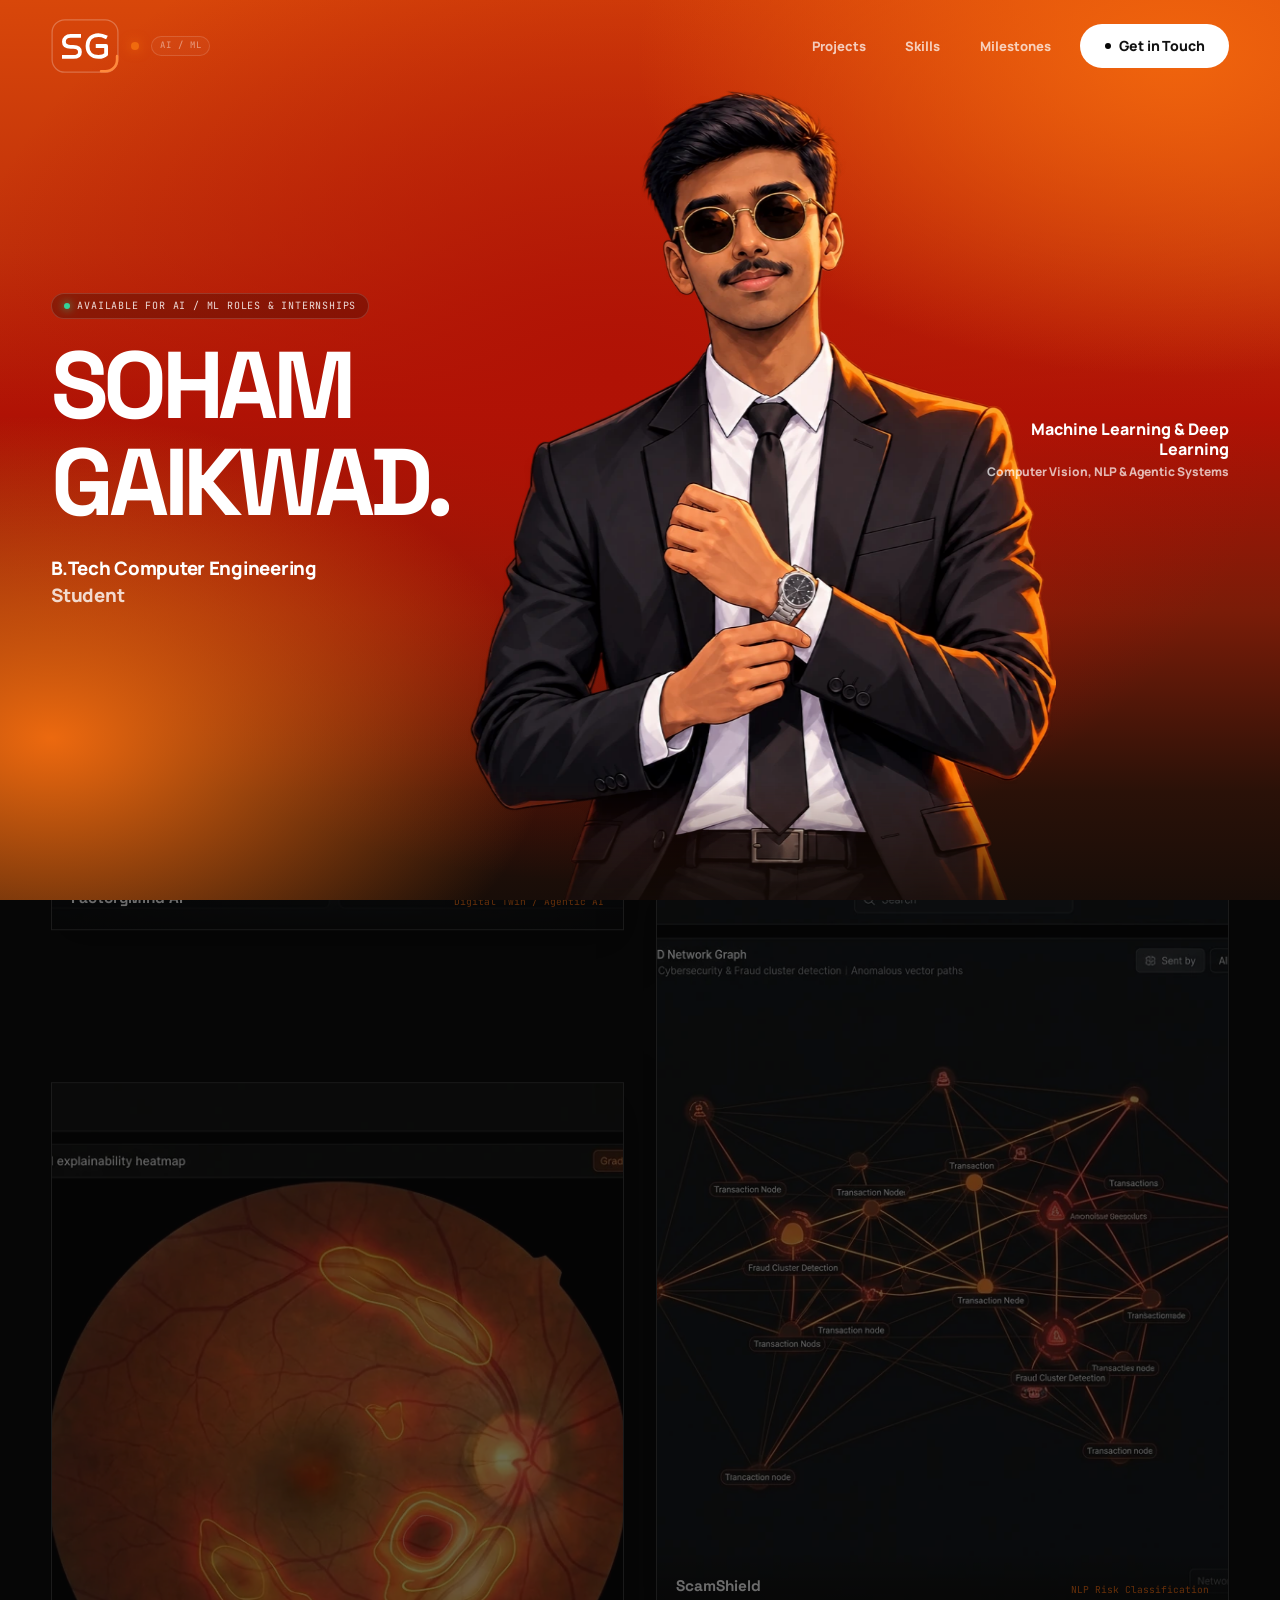
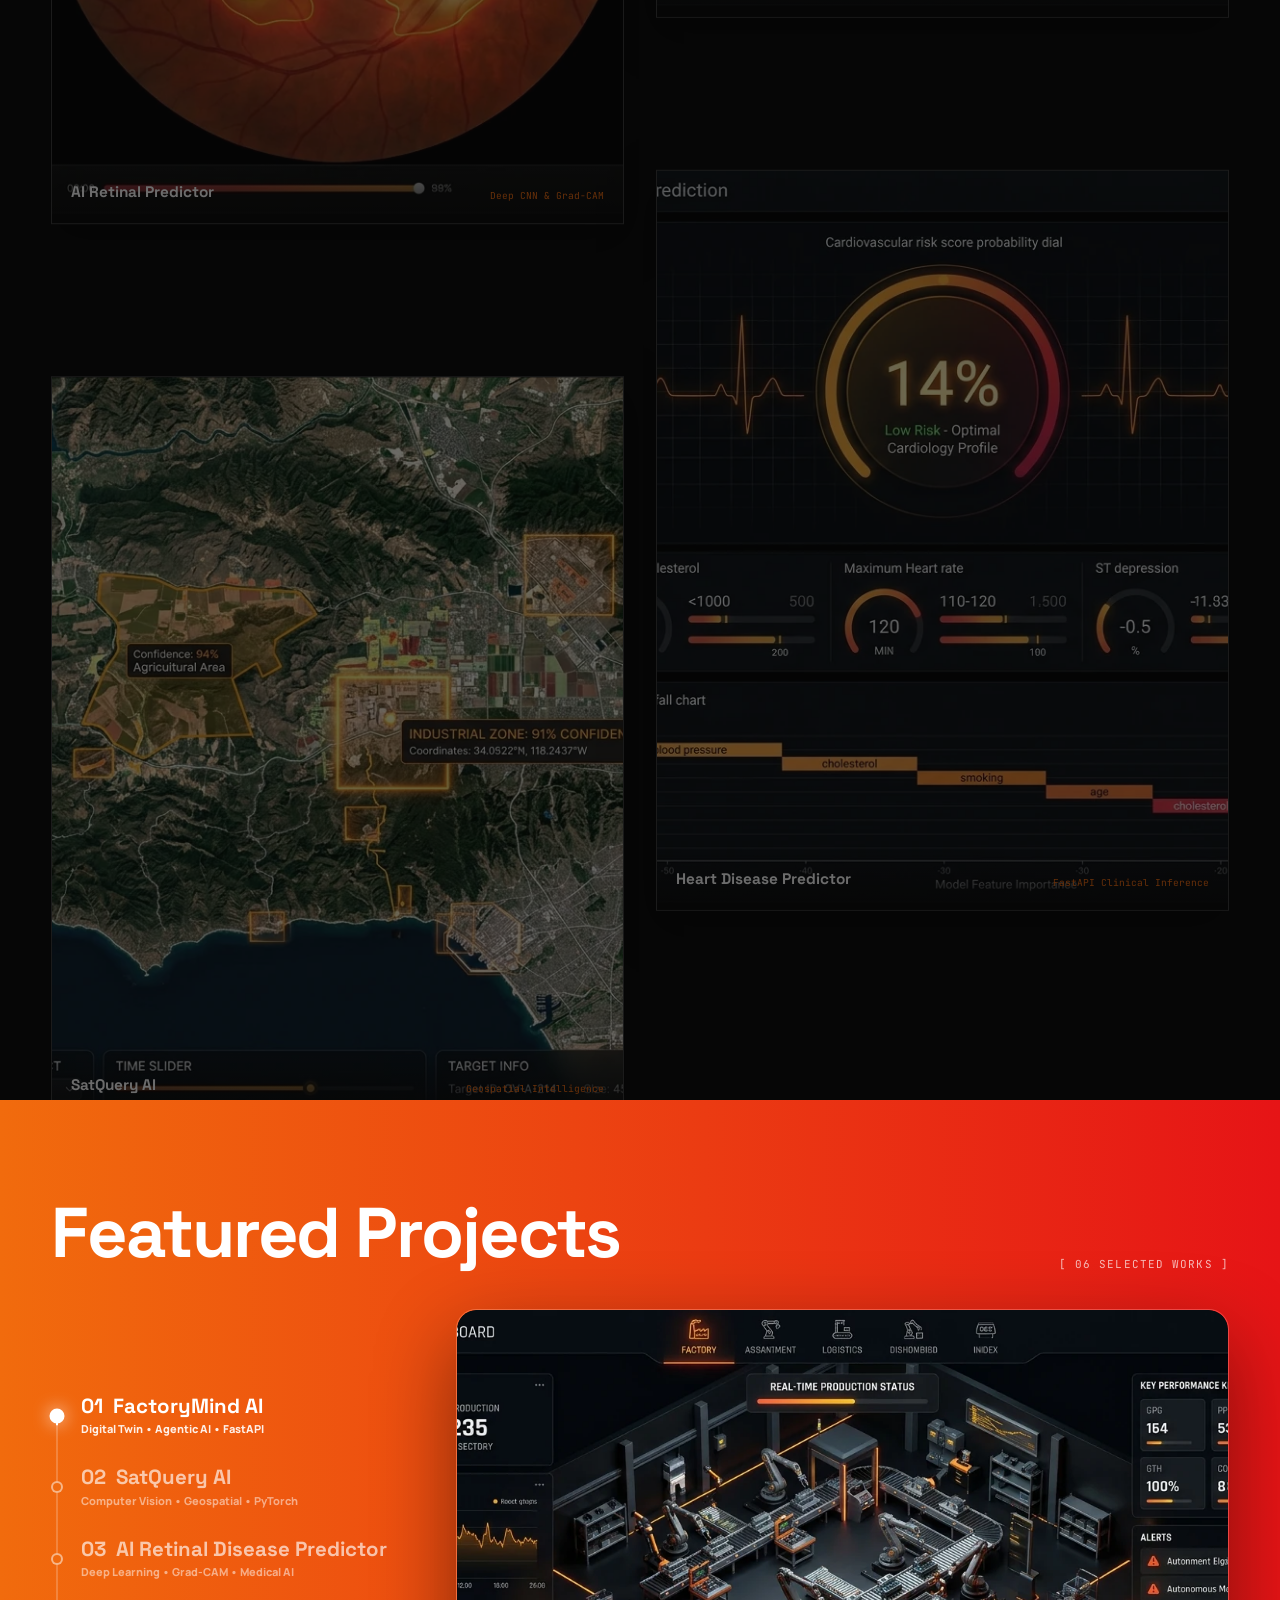
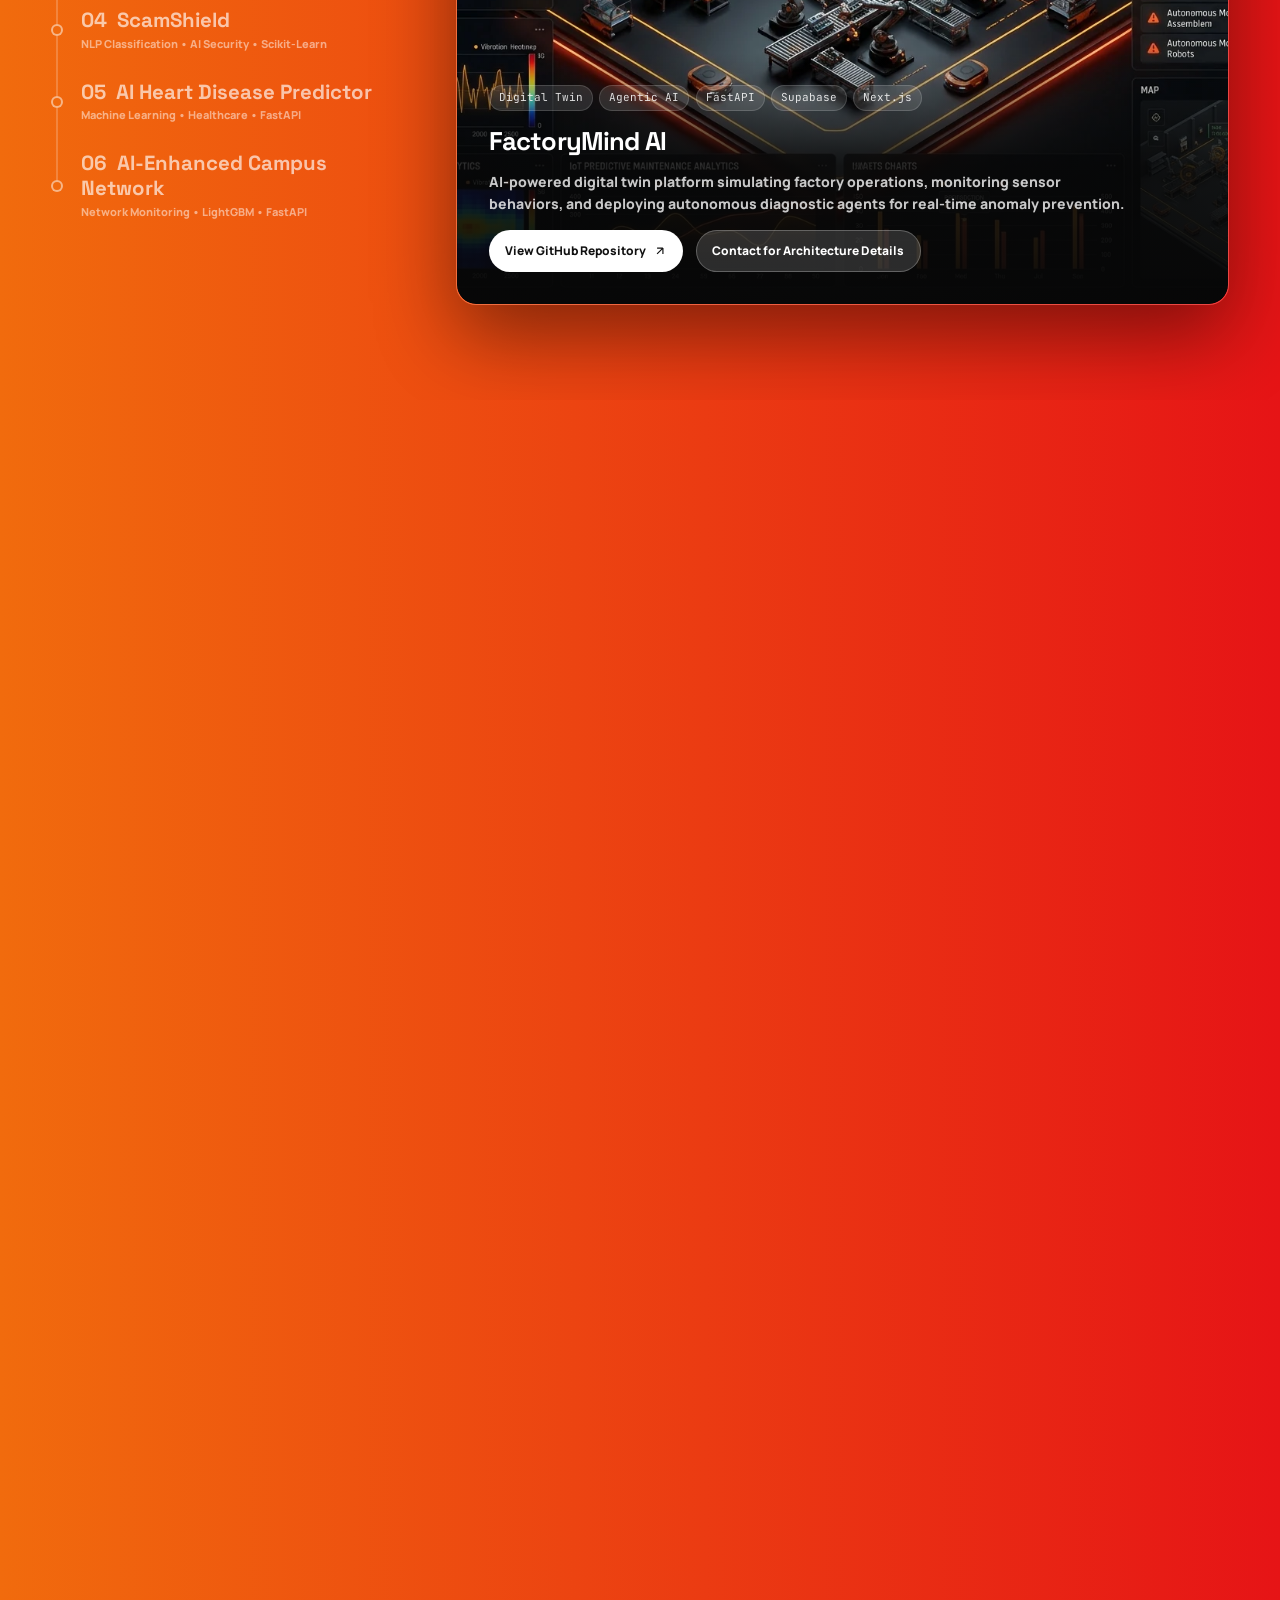
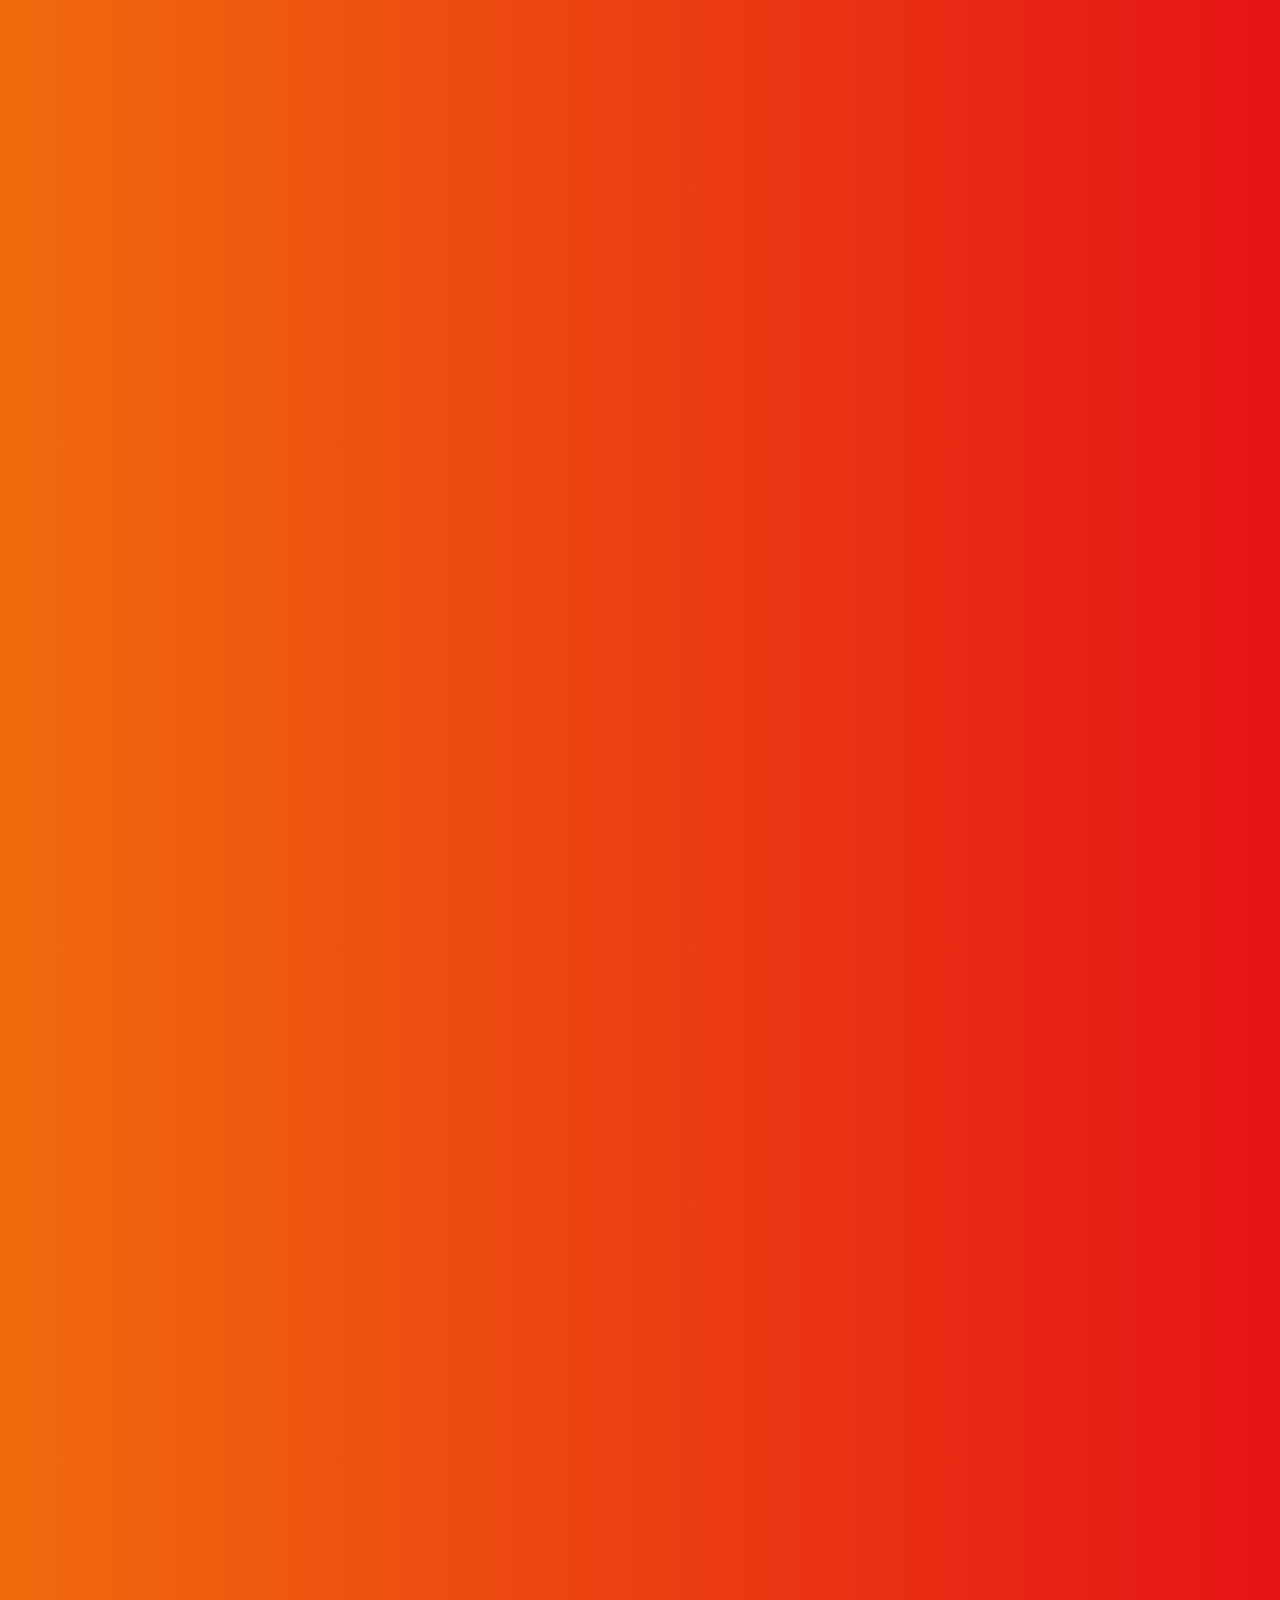
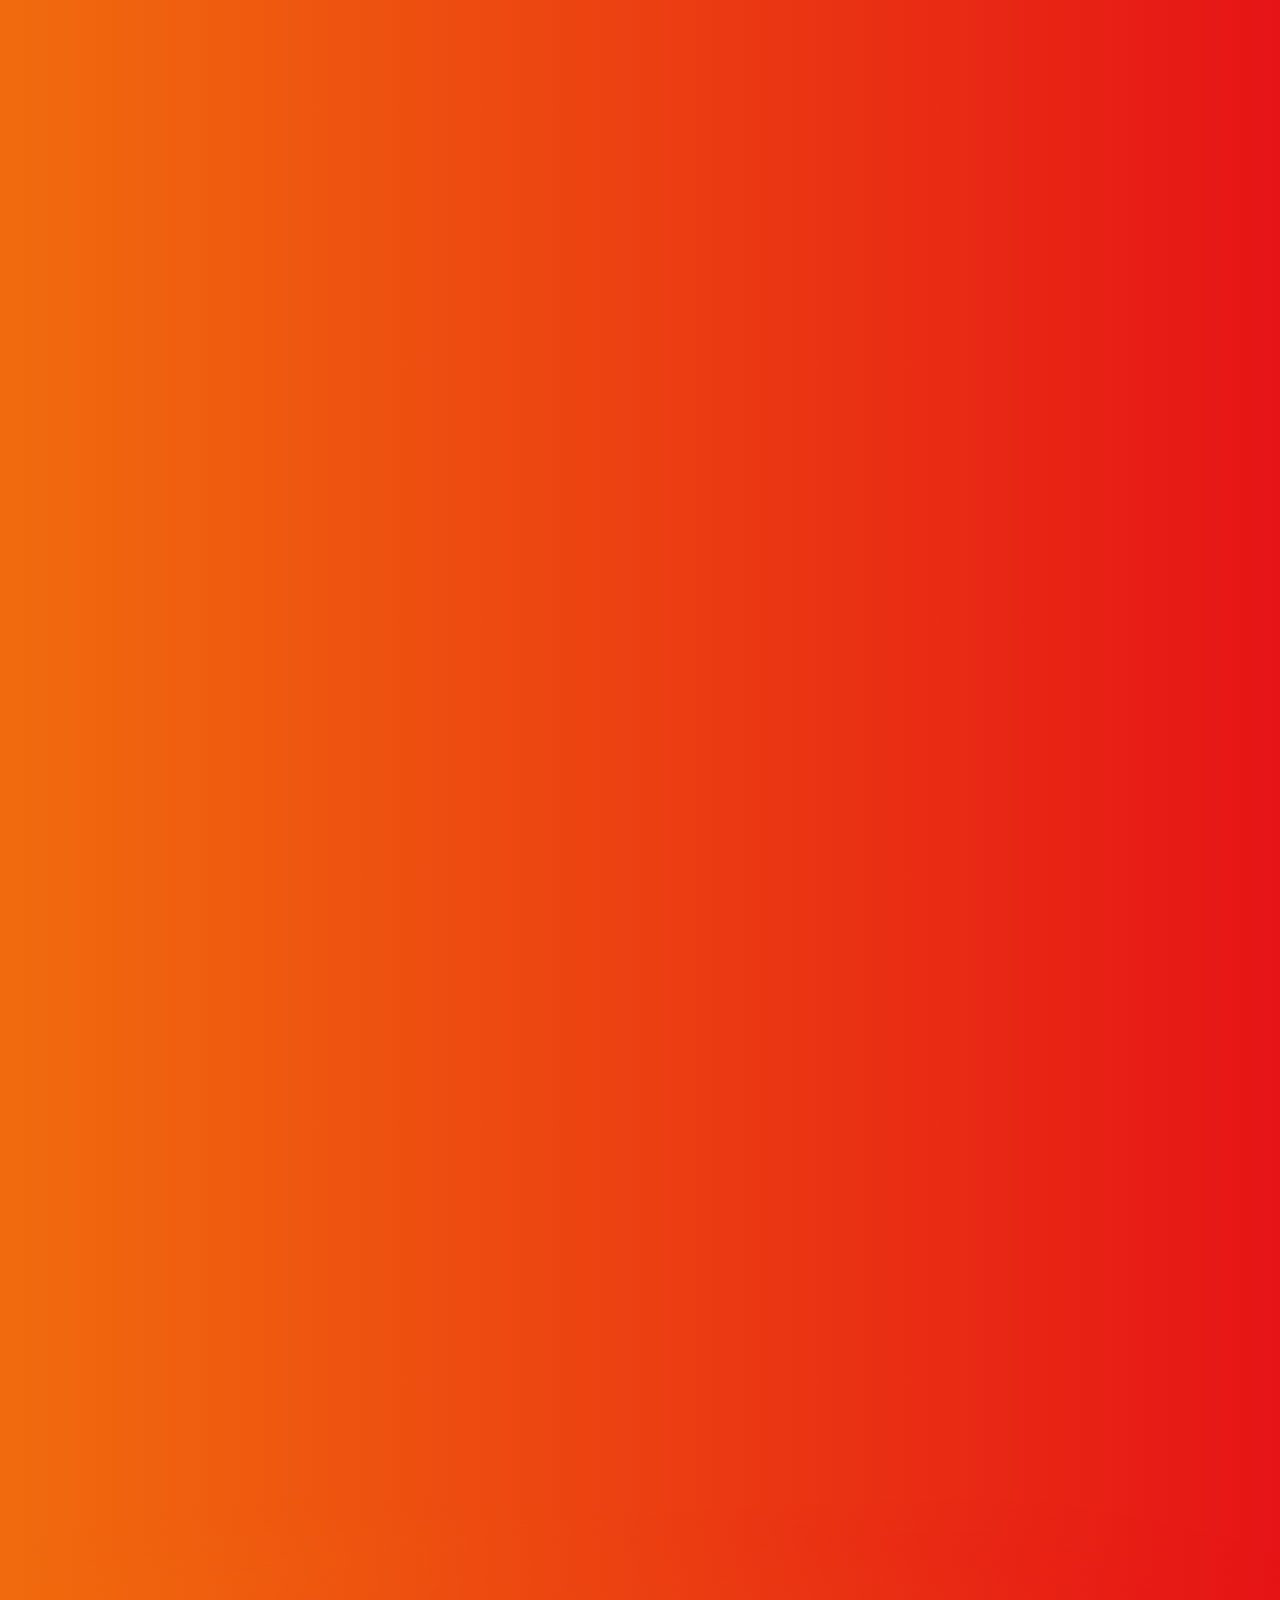
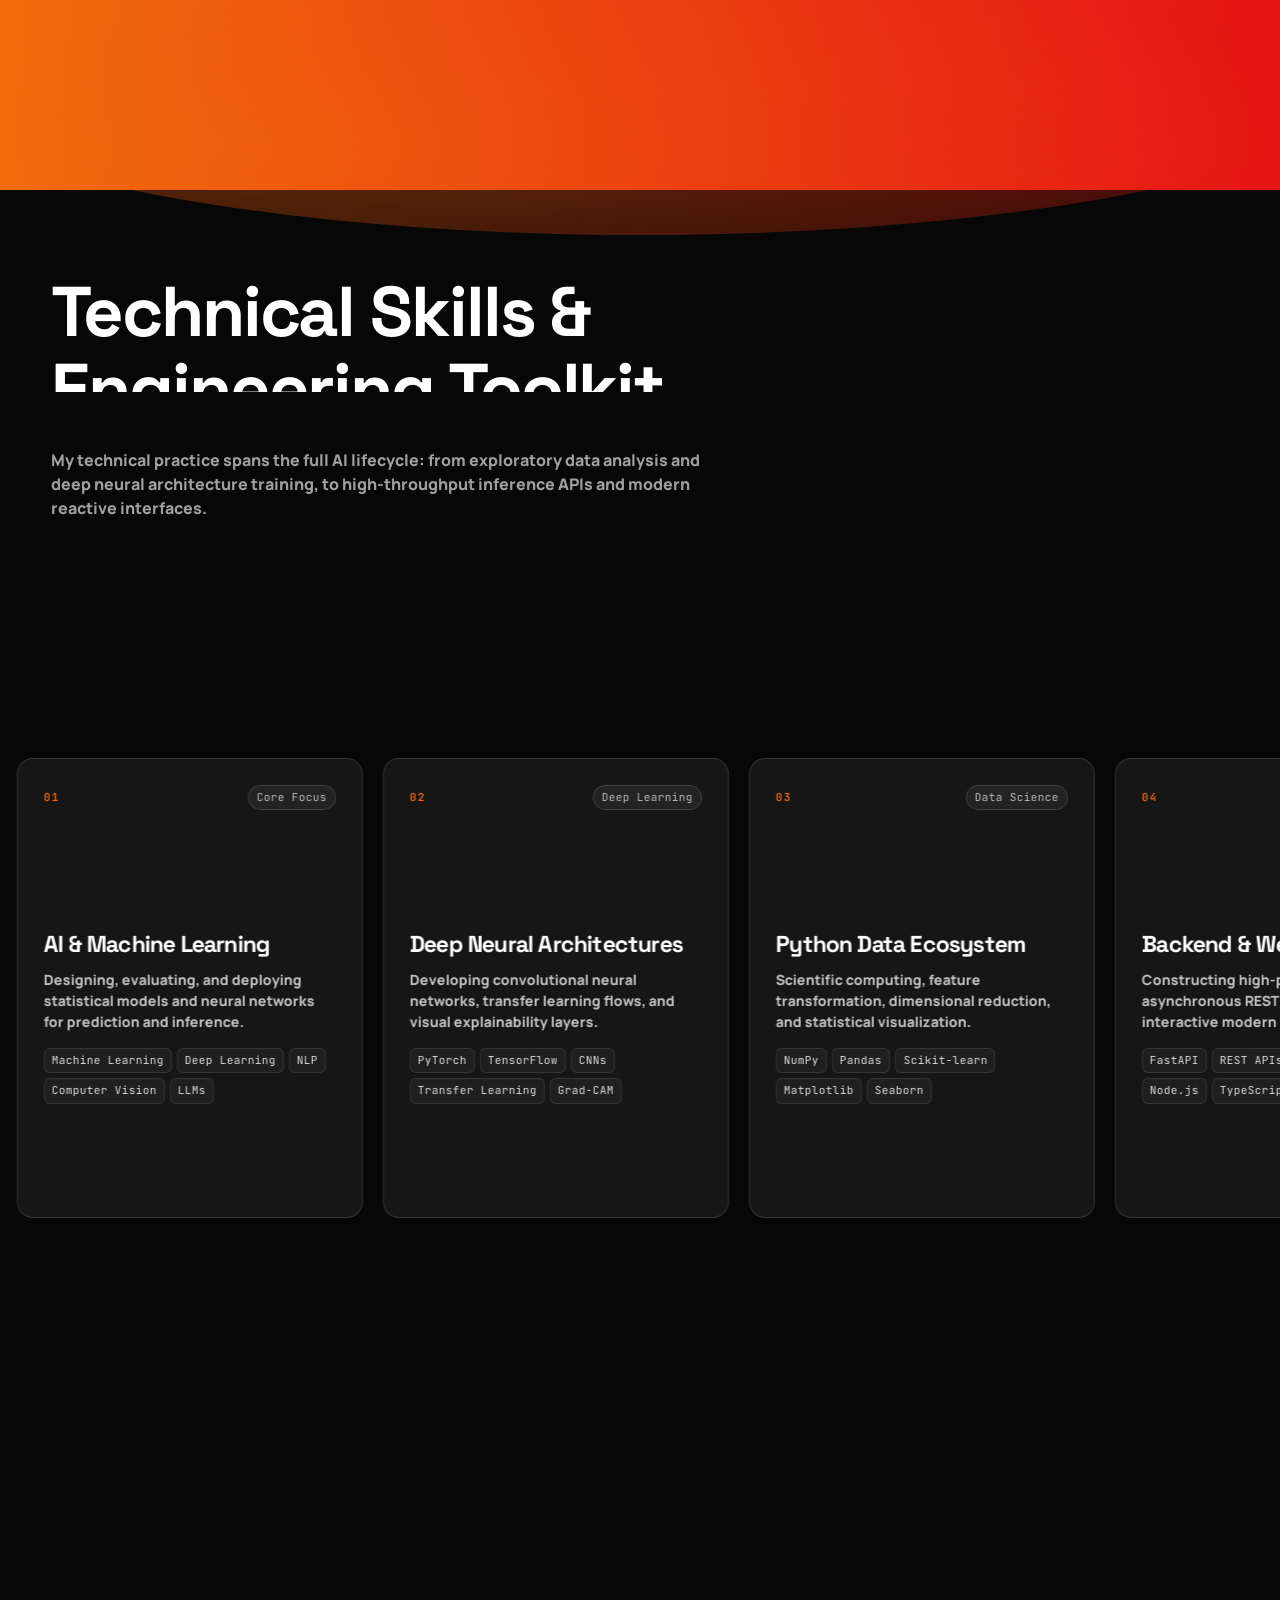
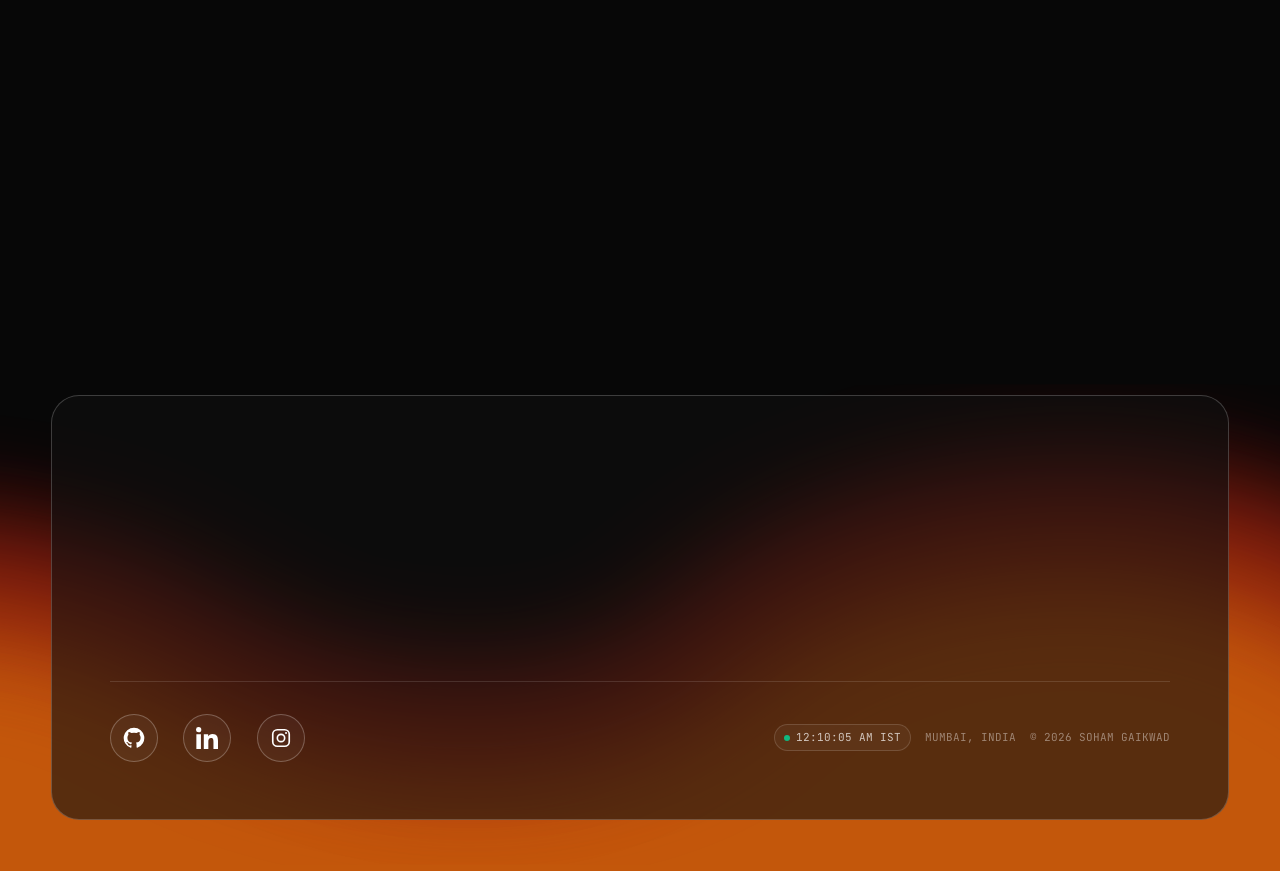
<file: index.html>
<!DOCTYPE html>
<html lang="en">
<head>
  <meta charset="UTF-8" />
  <meta name="viewport" content="width=device-width, initial-scale=1.0" />
  <title>Soham Gaikwad — AI/ML Engineer & Systems Developer</title>
  <meta name="description" content="Personal portfolio of Soham Gaikwad, AI/ML Engineer and Computer Engineering student specializing in Deep Learning, Computer Vision, Agentic AI, and production FastAPI backends." />

  <!-- Favicon -->
  <link rel="icon" type="image/svg+xml" href="favicon.svg" />

  <!-- Locally hosted fonts keep the page independent of external font servers. -->
  <link rel="preload" href="assets/fonts/manrope-latin.woff2" as="font" type="font/woff2" crossorigin />

  <!-- Stylesheet -->
  <link rel="stylesheet" href="style.css?v=20261030-6" />
</head>
<body class="elenavoss-body">

  <!-- ==========================================================================
       Header / Navigation
       ========================================================================== -->
  <header id="header">
    <a href="#hero" class="header-logo" aria-label="Soham Gaikwad Home">
      <img class="sg-monogram" src="assets/sg-logo.svg" width="80" height="64" alt="SG" />
      <span class="logo-dot" aria-hidden="true"></span>
      <span class="logo-tag">AI / ML</span>
    </a>

    <div class="header-right">
      <a href="#portfolio" class="header-nav-link">Projects</a>
      <a href="#services" class="header-nav-link">Skills</a>
      <a href="#awards" class="header-nav-link">Milestones</a>

      <a href="https://www.linkedin.com/in/soham-gaikwad-6573b0271" class="pill-button" target="_blank" rel="noopener noreferrer">
        <span class="pill-dot" aria-hidden="true"></span>
        <span>Get in Touch</span>
      </a>
    </div>
  </header>

  <main>
    <!-- ==========================================================================
         Section 0: Hero & Shrink-To-Collage Transition (#hero)
         ========================================================================== -->
    <section id="hero">
        <!-- Underneath Collage Background (revealed as hero shrinks) -->
        <div class="hero-collage" id="hero-collage" aria-hidden="true">
          <!-- Column 1 -->
          <div class="hero-collage-col marquee-col-1">
            <div class="hero-collage-item">
              <img src="assets/factorymind-preview.webp" alt="FactoryMind AI Digital Twin" width="1376" height="768" loading="lazy" decoding="async" />
              <div class="hero-collage-caption">
                <h4>FactoryMind AI</h4>
                <span>Digital Twin / Agentic AI</span>
              </div>
            </div>
            <div class="hero-collage-item">
              <img src="assets/retinal-preview.webp" alt="AI Retinal Disease Predictor" width="1376" height="768" loading="lazy" decoding="async" />
              <div class="hero-collage-caption">
                <h4>AI Retinal Predictor</h4>
                <span>Deep CNN &amp; Grad-CAM</span>
              </div>
            </div>
            <div class="hero-collage-item">
              <img src="assets/satquery-preview.webp" alt="SatQuery AI Platform" width="1376" height="768" loading="lazy" decoding="async" />
              <div class="hero-collage-caption">
                <h4>SatQuery AI</h4>
                <span>Geospatial Intelligence</span>
              </div>
            </div>
          </div>

          <!-- Column 2 -->
          <div class="hero-collage-col marquee-col-2">
            <div class="hero-collage-item">
              <img src="assets/satquery-preview.webp" alt="SatQuery AI Platform" width="1376" height="768" loading="lazy" decoding="async" />
              <div class="hero-collage-caption">
                <h4>SatQuery AI</h4>
                <span>Geospatial Intelligence</span>
              </div>
            </div>
            <div class="hero-collage-item">
              <img src="assets/scamshield-preview.webp" alt="ScamShield Security Engine" width="1376" height="768" loading="lazy" decoding="async" />
              <div class="hero-collage-caption">
                <h4>ScamShield</h4>
                <span>NLP Risk Classification</span>
              </div>
            </div>
            <div class="hero-collage-item">
              <img src="assets/heart-preview.webp" alt="Heart Disease Predictor" width="1376" height="768" loading="lazy" decoding="async" />
              <div class="hero-collage-caption">
                <h4>Heart Disease Predictor</h4>
                <span>FastAPI Clinical Inference</span>
              </div>
            </div>
          </div>
        </div>

      <div class="hero-stage">
        <!-- The Hero Container that shrinks into a centered card on scroll -->
        <div class="hero-container">
          <div class="hero-content-wrapper">
            <!-- Left Column -->
            <div class="hero-left">
              <div class="hero-badge" id="hero-badge">
                <span class="live-dot" aria-hidden="true"></span>
                <span>Available for AI / ML Roles &amp; Internships</span>
              </div>

              <h1 class="hero-title" id="hero-title">
                <span class="word"><span class="word-inner">SOHAM</span></span><br />
                <span class="word"><span class="word-inner">GAIKWAD.</span></span>
              </h1>
              <p class="hero-subtitle"><strong>B.Tech Computer Engineering</strong><br /><span>Student</span></p>
            </div>

            <!-- Right Column -->
            <div class="hero-right">
              <div class="hero-supporting-item">
                <p class="label-title">Machine Learning &amp; Deep Learning</p>
                <p class="label-desc">Computer Vision, NLP &amp; Agentic Systems</p>
              </div>
            </div>
          </div>

          <!-- Central Layered Artwork Mask Reveal -->
          <div class="hero-av-img hero-mask-reveal" id="hero-av-img">
            <img src="assets/soham-anime-round.webp" alt="Anime-style Soham Gaikwad in a black suit and round gold-frame sunglasses" width="1024" height="1536" fetchpriority="high" />
          </div>
        </div>
      </div>
    </section>

    <!-- ==========================================================================
         Section 1: Pinned Selected Projects Showcase (#portfolio)
         ========================================================================== -->
    <section id="portfolio">
      <div class="circle-clip" aria-hidden="true"></div>

      <div class="portfolio-sticky">
        <div class="portfolio-header">
          <h2>Featured Projects</h2>
          <span class="portfolio-count">[ 06 SELECTED WORKS ]</span>
        </div>

        <div class="portfolio-body">
          <!-- Left Column: Vertical Project List with Track -->
          <div class="portfolio-nav">
            <div class="portfolio-nav-track"></div>
            <div class="portfolio-nav-progress" id="portfolio-progress"></div>

            <div class="portfolio-nav-list">
              <!-- Item 01 -->
              <div class="portfolio-nav-item active" data-project-index="0">
                <span class="portfolio-nav-dot" aria-hidden="true"></span>
                <div class="portfolio-nav-text">
                  <h3>01 &nbsp;FactoryMind AI</h3>
                  <p>Digital Twin &bull; Agentic AI &bull; FastAPI</p>
                </div>
              </div>

              <!-- Item 02 -->
              <div class="portfolio-nav-item" data-project-index="1">
                <span class="portfolio-nav-dot" aria-hidden="true"></span>
                <div class="portfolio-nav-text">
                  <h3>02 &nbsp;SatQuery AI</h3>
                  <p>Computer Vision &bull; Geospatial &bull; PyTorch</p>
                </div>
              </div>

              <!-- Item 03 -->
              <div class="portfolio-nav-item" data-project-index="2">
                <span class="portfolio-nav-dot" aria-hidden="true"></span>
                <div class="portfolio-nav-text">
                  <h3>03 &nbsp;AI Retinal Disease Predictor</h3>
                  <p>Deep Learning &bull; Grad-CAM &bull; Medical AI</p>
                </div>
              </div>

              <!-- Item 04 -->
              <div class="portfolio-nav-item" data-project-index="3">
                <span class="portfolio-nav-dot" aria-hidden="true"></span>
                <div class="portfolio-nav-text">
                  <h3>04 &nbsp;ScamShield</h3>
                  <p>NLP Classification &bull; AI Security &bull; Scikit-Learn</p>
                </div>
              </div>

              <!-- Item 05 -->
              <div class="portfolio-nav-item" data-project-index="4">
                <span class="portfolio-nav-dot" aria-hidden="true"></span>
                <div class="portfolio-nav-text">
                  <h3>05 &nbsp;AI Heart Disease Predictor</h3>
                  <p>Machine Learning &bull; Healthcare &bull; FastAPI</p>
                </div>
              </div>

              <!-- Item 06 -->
              <div class="portfolio-nav-item" data-project-index="5">
                <span class="portfolio-nav-dot" aria-hidden="true"></span>
                <div class="portfolio-nav-text">
                  <h3>06 &nbsp;AI-Enhanced Campus Network</h3>
                  <p>Network Monitoring &bull; LightGBM &bull; FastAPI</p>
                </div>
              </div>
            </div>
          </div>

          <!-- Right Column: Large Rounded Preview Display -->
          <div class="portfolio-preview-wrap">
            <!-- Card 01 -->
            <div class="portfolio-preview-card" data-card-index="0">
              <img src="assets/factorymind-preview.webp" alt="FactoryMind AI Digital Twin Interface" width="1376" height="768" loading="lazy" decoding="async" />
              <div class="portfolio-card-overlay">
                <div class="portfolio-card-tags">
                  <span class="portfolio-tag">Digital Twin</span>
                  <span class="portfolio-tag">Agentic AI</span>
                  <span class="portfolio-tag">FastAPI</span>
                  <span class="portfolio-tag">Supabase</span>
                  <span class="portfolio-tag">Next.js</span>
                </div>
                <h4>FactoryMind AI</h4>
                <p>AI-powered digital twin platform simulating factory operations, monitoring sensor behaviors, and deploying autonomous diagnostic agents for real-time anomaly prevention.</p>
                <div class="portfolio-card-actions">
                  <a href="https://github.com/SohamG2696" target="_blank" rel="noopener noreferrer" class="portfolio-btn portfolio-btn-primary">
                    <span>View GitHub Repository</span>
                    <svg width="14" height="14" viewBox="0 0 24 24" fill="none" stroke="currentColor" stroke-width="2"><path d="M7 17L17 7M17 7H7M17 7V17"/></svg>
                  </a>
                  <a href="#footer" class="portfolio-btn" data-action="copy-email">Contact for Architecture Details</a>
                </div>
              </div>
            </div>

            <!-- Card 02 -->
            <div class="portfolio-preview-card" data-card-index="1">
              <img src="assets/satquery-preview.webp" alt="SatQuery AI Geospatial Intelligence" width="1376" height="768" loading="lazy" decoding="async" />
              <div class="portfolio-card-overlay">
                <div class="portfolio-card-tags">
                  <span class="portfolio-tag">Computer Vision</span>
                  <span class="portfolio-tag">PyTorch</span>
                  <span class="portfolio-tag">Vector DB</span>
                  <span class="portfolio-tag">Docker</span>
                </div>
                <h4>SatQuery AI</h4>
                <p>AI satellite intelligence platform enabling natural language interaction with multi-spectral imagery, automated ground-feature detection, and semantic geospatial search.</p>
                <div class="portfolio-card-actions">
                  <a href="https://github.com/SohamG2696" target="_blank" rel="noopener noreferrer" class="portfolio-btn portfolio-btn-primary">
                    <span>View GitHub Repository</span>
                    <svg width="14" height="14" viewBox="0 0 24 24" fill="none" stroke="currentColor" stroke-width="2"><path d="M7 17L17 7M17 7H7M17 7V17"/></svg>
                  </a>
                  <a href="#footer" class="portfolio-btn" data-action="copy-email">Discuss Use Case</a>
                </div>
              </div>
            </div>

            <!-- Card 03 -->
            <div class="portfolio-preview-card" data-card-index="2">
              <img src="assets/retinal-preview.webp" alt="AI Retinal Disease Predictor with Grad-CAM" width="1376" height="768" loading="lazy" decoding="async" />
              <div class="portfolio-card-overlay">
                <div class="portfolio-card-tags">
                  <span class="portfolio-tag">Deep Learning</span>
                  <span class="portfolio-tag">TensorFlow</span>
                  <span class="portfolio-tag">Grad-CAM</span>
                  <span class="portfolio-tag">Medical AI</span>
                </div>
                <h4>AI Retinal Disease Predictor</h4>
                <p>Deep learning retinal abnormality classification system with Grad-CAM visual heatmaps, delivering transparent interpretability for clinical decision support.</p>
                <div class="portfolio-card-actions">
                  <a href="https://github.com/SohamG2696" target="_blank" rel="noopener noreferrer" class="portfolio-btn portfolio-btn-primary">
                    <span>View GitHub Repository</span>
                    <svg width="14" height="14" viewBox="0 0 24 24" fill="none" stroke="currentColor" stroke-width="2"><path d="M7 17L17 7M17 7H7M17 7V17"/></svg>
                  </a>
                  <a href="#footer" class="portfolio-btn" data-action="copy-email">Request Demo</a>
                </div>
              </div>
            </div>

            <!-- Card 04 -->
            <div class="portfolio-preview-card" data-card-index="3">
              <img src="assets/scamshield-preview.webp" alt="ScamShield Threat Analyzer" width="1376" height="768" loading="lazy" decoding="async" />
              <div class="portfolio-card-overlay">
                <div class="portfolio-card-tags">
                  <span class="portfolio-tag">NLP Classification</span>
                  <span class="portfolio-tag">Scikit-learn</span>
                  <span class="portfolio-tag">FastAPI</span>
                  <span class="portfolio-tag">React</span>
                </div>
                <h4>ScamShield</h4>
                <p>Natural language processing threat analysis service evaluating semantic deception markers, phishing structures, and domain risks via low-latency REST endpoints.</p>
                <div class="portfolio-card-actions">
                  <a href="https://github.com/SohamG2696" target="_blank" rel="noopener noreferrer" class="portfolio-btn portfolio-btn-primary">
                    <span>View GitHub Repository</span>
                    <svg width="14" height="14" viewBox="0 0 24 24" fill="none" stroke="currentColor" stroke-width="2"><path d="M7 17L17 7M17 7H7M17 7V17"/></svg>
                  </a>
                  <a href="#footer" class="portfolio-btn" data-action="copy-email">Review Code</a>
                </div>
              </div>
            </div>

            <!-- Card 05 -->
            <div class="portfolio-preview-card" data-card-index="4">
              <img src="assets/heart-preview.webp" alt="AI Heart Disease Clinical Inference" width="1376" height="768" loading="lazy" decoding="async" />
              <div class="portfolio-card-overlay">
                <div class="portfolio-card-tags">
                  <span class="portfolio-tag">Machine Learning</span>
                  <span class="portfolio-tag">FastAPI</span>
                  <span class="portfolio-tag">Pandas</span>
                  <span class="portfolio-tag">NumPy</span>
                </div>
                <h4>AI Heart Disease Predictor</h4>
                <p>Clinical risk evaluation microservice built with supervised classification, feature normalization pipelines, and an accessible frontend for rapid diagnosis estimation.</p>
                <div class="portfolio-card-actions">
                  <a href="https://github.com/SohamG2696" target="_blank" rel="noopener noreferrer" class="portfolio-btn portfolio-btn-primary">
                    <span>View GitHub Repository</span>
                    <svg width="14" height="14" viewBox="0 0 24 24" fill="none" stroke="currentColor" stroke-width="2"><path d="M7 17L17 7M17 7H7M17 7V17"/></svg>
                  </a>
                  <a href="#footer" class="portfolio-btn" data-action="copy-email">Inspect Pipeline</a>
                </div>
              </div>
            </div>

            <!-- Card 06 -->
            <div class="portfolio-preview-card" data-card-index="5">
              <img src="assets/campus-network-preview.svg" alt="Campus network architecture connecting live telemetry, AI intrusion detection, and primary and backup servers" width="1376" height="768" loading="lazy" decoding="async" />
              <div class="portfolio-card-overlay">
                <div class="portfolio-card-tags">
                  <span class="portfolio-tag">LightGBM</span>
                  <span class="portfolio-tag">FastAPI</span>
                  <span class="portfolio-tag">React</span>
                  <span class="portfolio-tag">Wireshark</span>
                </div>
                <h4>AI-Enhanced Campus Network</h4>
                <p>A unified network operations center combining live packet telemetry, LightGBM intrusion detection, and automated primary/backup failover for a distributed campus network.</p>
              </div>
            </div>
          </div>
        </div>
      </div>

      <div class="portfolio-bottom-glow" aria-hidden="true">
        <div class="portfolio-bottom-glow-inner"></div>
      </div>
    </section>

    <!-- ==========================================================================
         Section 3: Pinned Horizontal Skills Track (#services)
         ========================================================================== -->
    <section id="services" class="services-section">
      <div class="services-intro">
        <h2>Technical Skills &amp;<br />Engineering Toolkit</h2>
        <p>My technical practice spans the full AI lifecycle: from exploratory data analysis and deep neural architecture training, to high-throughput inference APIs and modern reactive interfaces.</p>
      </div>

      <div class="services-sticky">
        <div class="services-track-container">
          <div class="services-row">
            <!-- Skill Card 1 -->
            <div class="services-card">
              <div class="services-card-top">
                <span class="services-card-num">01</span>
                <span class="services-card-tag">Core Focus</span>
              </div>
              <div class="services-card-mid">
                <h3>AI &amp; Machine Learning</h3>
                <p>Designing, evaluating, and deploying statistical models and neural networks for prediction and inference.</p>
                <div class="services-skills-pills">
                  <span class="skill-pill">Machine Learning</span>
                  <span class="skill-pill">Deep Learning</span>
                  <span class="skill-pill">NLP</span>
                  <span class="skill-pill">Computer Vision</span>
                  <span class="skill-pill">LLMs</span>
                </div>
              </div>
            </div>

            <!-- Skill Card 2 -->
            <div class="services-card">
              <div class="services-card-top">
                <span class="services-card-num">02</span>
                <span class="services-card-tag">Deep Learning</span>
              </div>
              <div class="services-card-mid">
                <h3>Deep Neural Architectures</h3>
                <p>Developing convolutional neural networks, transfer learning flows, and visual explainability layers.</p>
                <div class="services-skills-pills">
                  <span class="skill-pill">PyTorch</span>
                  <span class="skill-pill">TensorFlow</span>
                  <span class="skill-pill">CNNs</span>
                  <span class="skill-pill">Transfer Learning</span>
                  <span class="skill-pill">Grad-CAM</span>
                </div>
              </div>
            </div>

            <!-- Skill Card 3 -->
            <div class="services-card">
              <div class="services-card-top">
                <span class="services-card-num">03</span>
                <span class="services-card-tag">Data Science</span>
              </div>
              <div class="services-card-mid">
                <h3>Python Data Ecosystem</h3>
                <p>Scientific computing, feature transformation, dimensional reduction, and statistical visualization.</p>
                <div class="services-skills-pills">
                  <span class="skill-pill">NumPy</span>
                  <span class="skill-pill">Pandas</span>
                  <span class="skill-pill">Scikit-learn</span>
                  <span class="skill-pill">Matplotlib</span>
                  <span class="skill-pill">Seaborn</span>
                </div>
              </div>
            </div>

            <!-- Skill Card 4 -->
            <div class="services-card">
              <div class="services-card-top">
                <span class="services-card-num">04</span>
                <span class="services-card-tag">Web &amp; APIs</span>
              </div>
              <div class="services-card-mid">
                <h3>Backend &amp; Web Systems</h3>
                <p>Constructing high-performance asynchronous REST endpoints and interactive modern interfaces.</p>
                <div class="services-skills-pills">
                  <span class="skill-pill">FastAPI</span>
                  <span class="skill-pill">REST APIs</span>
                  <span class="skill-pill">Next.js</span>
                  <span class="skill-pill">React</span>
                  <span class="skill-pill">Node.js</span>
                  <span class="skill-pill">TypeScript</span>
                </div>
              </div>
            </div>

            <!-- Skill Card 5 -->
            <div class="services-card">
              <div class="services-card-top">
                <span class="services-card-num">05</span>
                <span class="services-card-tag">Storage</span>
              </div>
              <div class="services-card-mid">
                <h3>Databases &amp; Vector Stores</h3>
                <p>Managing relational schemas, managed cloud instances, and high-dimensional semantic search indexes.</p>
                <div class="services-skills-pills">
                  <span class="skill-pill">PostgreSQL</span>
                  <span class="skill-pill">Supabase</span>
                  <span class="skill-pill">MySQL</span>
                  <span class="skill-pill">Vector Databases</span>
                </div>
              </div>
            </div>

            <!-- Skill Card 6 -->
            <div class="services-card">
              <div class="services-card-top">
                <span class="services-card-num">06</span>
                <span class="services-card-tag">DevOps</span>
              </div>
              <div class="services-card-mid">
                <h3>Engineering Workflows</h3>
                <p>Reproducible development with version control, containerization, and continuous integration.</p>
                <div class="services-skills-pills">
                  <span class="skill-pill">Git</span>
                  <span class="skill-pill">GitHub Actions</span>
                  <span class="skill-pill">Docker</span>
                  <span class="skill-pill">Jupyter</span>
                  <span class="skill-pill">VS Code</span>
                </div>
              </div>
            </div>

            <!-- Skill Card 7 -->
            <div class="services-card">
              <div class="services-card-top">
                <span class="services-card-num">07</span>
                <span class="services-card-tag">Emerging AI</span>
              </div>
              <div class="services-card-mid">
                <h3>Next-Gen Paradigms</h3>
                <p>Actively investigating agentic decision frameworks, tool orchestration, and multi-hop retrieval.</p>
                <div class="services-skills-pills">
                  <span class="skill-pill">AI Agents</span>
                  <span class="skill-pill">MCP</span>
                  <span class="skill-pill">Advanced RAG</span>
                  <span class="skill-pill">MLOps</span>
                  <span class="skill-pill">System Design</span>
                </div>
              </div>
            </div>
          </div>
        </div>
      </div>
    </section>

    <!-- ==========================================================================
         Section 4: Milestones & Recognition (#awards)
         ========================================================================== -->
    <section id="awards">
      <div class="awards-header">
        <h2>Applied Milestones</h2>
      </div>

      <div class="awards-list">
        <div class="award-item">
          <div class="award-left">
            <h3>FactoryMind AI &amp; SatQuery AI Platforms</h3>
            <p>Engineered Digital Twin simulation pipelines &amp; geospatial satellite intelligence architectures</p>
          </div>
          <div class="award-right"><span class="award-category">Systems &amp; Research</span></div>
        </div>
        <div class="award-item">
          <div class="award-left">
            <h3>Explainable AI in Medical Diagnostics</h3>
            <p>Implemented CNN &amp; Grad-CAM visual interpretability pipeline for retinal abnormality detection</p>
          </div>
          <div class="award-right"><span class="award-category">Deep Learning</span></div>
        </div>
        <div class="award-item">
          <div class="award-left">
            <h3>ScamShield &amp; Healthcare ML Inference Services</h3>
            <p>Deployed end-to-end NLP threat classification and heart disease prediction microservices</p>
          </div>
          <div class="award-right"><span class="award-category">Applied ML</span></div>
        </div>
      </div>
    </section>
  </main>

  <!-- ==========================================================================
       Section 5: Footer & CTA (#footer)
       ========================================================================== -->
  <footer id="footer">
    <!-- Bottom Radiant Background Graphic -->
    <img src="assets/footer-bg.2y6ggh6bp2suk.svg" alt="" class="footer-bg-graphic" aria-hidden="true" />

    <div class="footer-container">
      <div class="footer-top">
        <div class="footer-brand">
          <h2>Soham<br />Gaikwad.</h2>
          <p>AI/ML Engineer &bull; B.Tech Computer Engineering</p>
        </div>

        <div class="footer-cta-wrap">
          <p class="footer-headline" id="footer-headline">
            Ready to Build Intelligent Systems Together?
          </p>

          <div class="footer-actions">
            <button class="pill-button" data-action="copy-email">
              <span class="pill-dot" aria-hidden="true"></span>
              <span>spgaikwad2696@gmail.com</span>
            </button>
            <a href="Soham_Gaikwad_Resume.pdf" target="_blank" rel="noopener noreferrer" class="pill-button pill-button-secondary">
              <span class="pill-dot" aria-hidden="true"></span>
              <span>View Résumé (PDF)</span>
            </a>
          </div>
        </div>
      </div>

      <div class="footer-bottom">
        <div class="footer-links" aria-label="Social profiles">
          <a href="https://github.com/SohamG2696" target="_blank" rel="noopener noreferrer" class="footer-link social-link" aria-label="GitHub" title="GitHub"><svg width="22" height="22" viewBox="0 0 24 24" fill="currentColor" aria-hidden="true"><path d="M12 .75a11.25 11.25 0 0 0-3.56 21.92c.56.1.77-.24.77-.54v-2.1c-3.13.68-3.79-1.33-3.79-1.33-.51-1.3-1.25-1.65-1.25-1.65-1.02-.7.08-.69.08-.69 1.13.08 1.72 1.16 1.72 1.16 1 1.71 2.63 1.22 3.27.93.1-.73.39-1.22.71-1.5-2.5-.29-5.13-1.25-5.13-5.56 0-1.23.44-2.23 1.16-3.01-.12-.28-.5-1.43.11-2.98 0 0 .95-.3 3.1 1.15a10.8 10.8 0 0 1 5.64 0c2.15-1.45 3.1-1.15 3.1-1.15.61 1.55.23 2.7.11 2.98.72.78 1.16 1.78 1.16 3.01 0 4.32-2.64 5.27-5.15 5.55.4.35.76 1.03.76 2.08v3.1c0 .3.2.65.78.54A11.25 11.25 0 0 0 12 .75Z"/></svg><span class="sr-only">GitHub</span></a>
          <a href="https://www.linkedin.com/in/soham-gaikwad-6573b0271" target="_blank" rel="noopener noreferrer" class="footer-link social-link" aria-label="LinkedIn" title="LinkedIn"><svg width="22" height="22" viewBox="0 0 24 24" fill="currentColor" aria-hidden="true"><path d="M5.37 24H.4V7.98h4.97V24ZM2.88 5.79A2.89 2.89 0 1 1 2.9 0a2.89 2.89 0 0 1-.02 5.79ZM24 24h-4.96v-7.8c0-1.86-.04-4.25-2.59-4.25-2.59 0-2.99 2.02-2.99 4.12V24H8.5V7.98h4.76v2.19h.07c.66-1.25 2.28-2.58 4.69-2.58 5.02 0 5.98 3.3 5.98 7.59V24Z"/></svg><span class="sr-only">LinkedIn</span></a>
          <a href="https://www.instagram.com/soham_2696/" target="_blank" rel="noopener noreferrer" class="footer-link social-link" aria-label="Instagram" title="Instagram"><svg width="22" height="22" viewBox="0 0 24 24" fill="currentColor" aria-hidden="true"><rect x="3" y="3" width="18" height="18" rx="5" fill="none" stroke="currentColor" stroke-width="1.8"/><circle cx="12" cy="12" r="4" fill="none" stroke="currentColor" stroke-width="1.8"/><circle cx="17.5" cy="6.5" r="1.1"/></svg><span class="sr-only">Instagram</span></a>
        </div>

        <div class="footer-meta">
          <div class="live-time-pill">
            <span class="live-indicator" aria-hidden="true"></span>
            <span id="live-ist-clock">Loading IST...</span>
          </div>
          <span>MUMBAI, INDIA</span>
          <span>&copy; 2026 SOHAM GAIKWAD</span>
        </div>
      </div>
    </div>
  </footer>

  <!-- Toast Notice -->
  <div class="toast-notice" id="toast-notice" role="status" aria-live="polite">
    spgaikwad2696@gmail.com copied to clipboard!
  </div>

  <!-- Local animation libraries; the page also works without them. -->
  <script defer src="vendor/gsap.min.js"></script>
  <script defer src="vendor/ScrollTrigger.min.js"></script>

  <!-- Portfolio interactions -->
  <script defer src="script.js?v=20261030-6"></script>
</body>
</html>
</file>
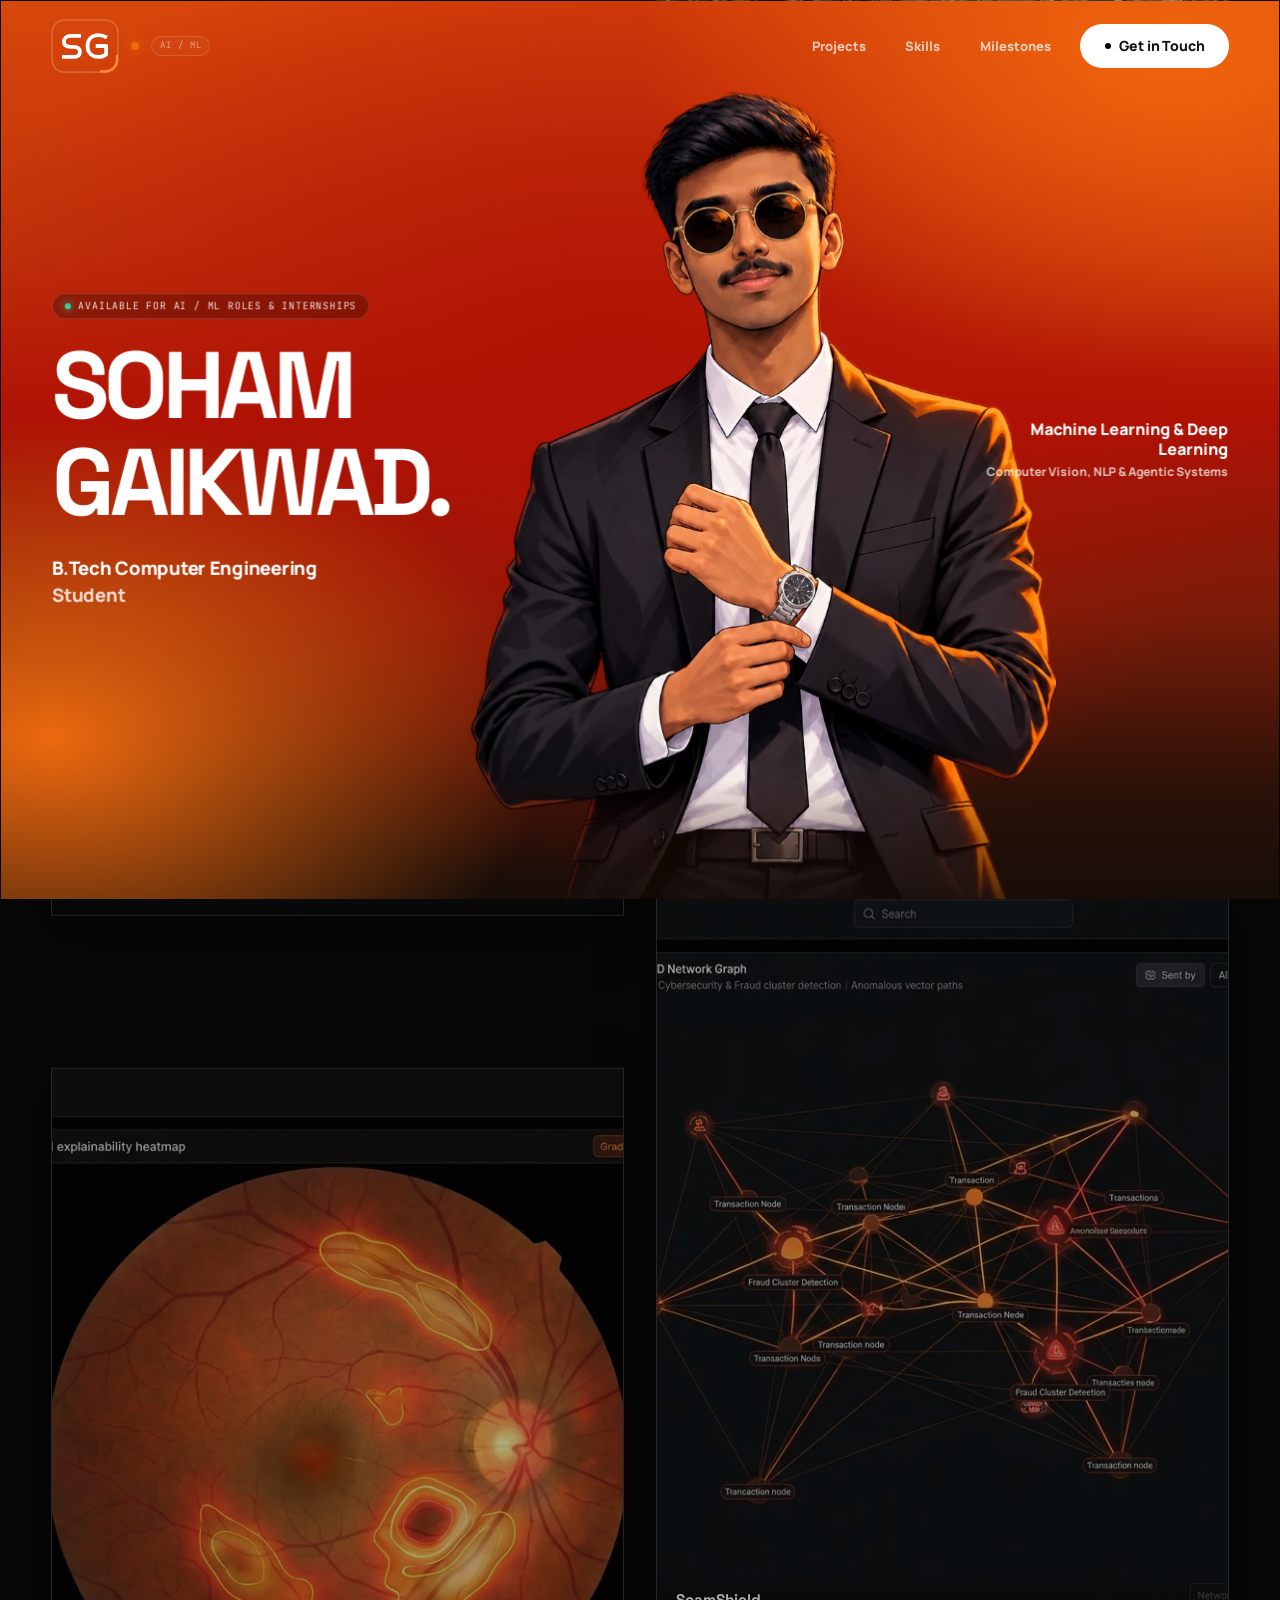
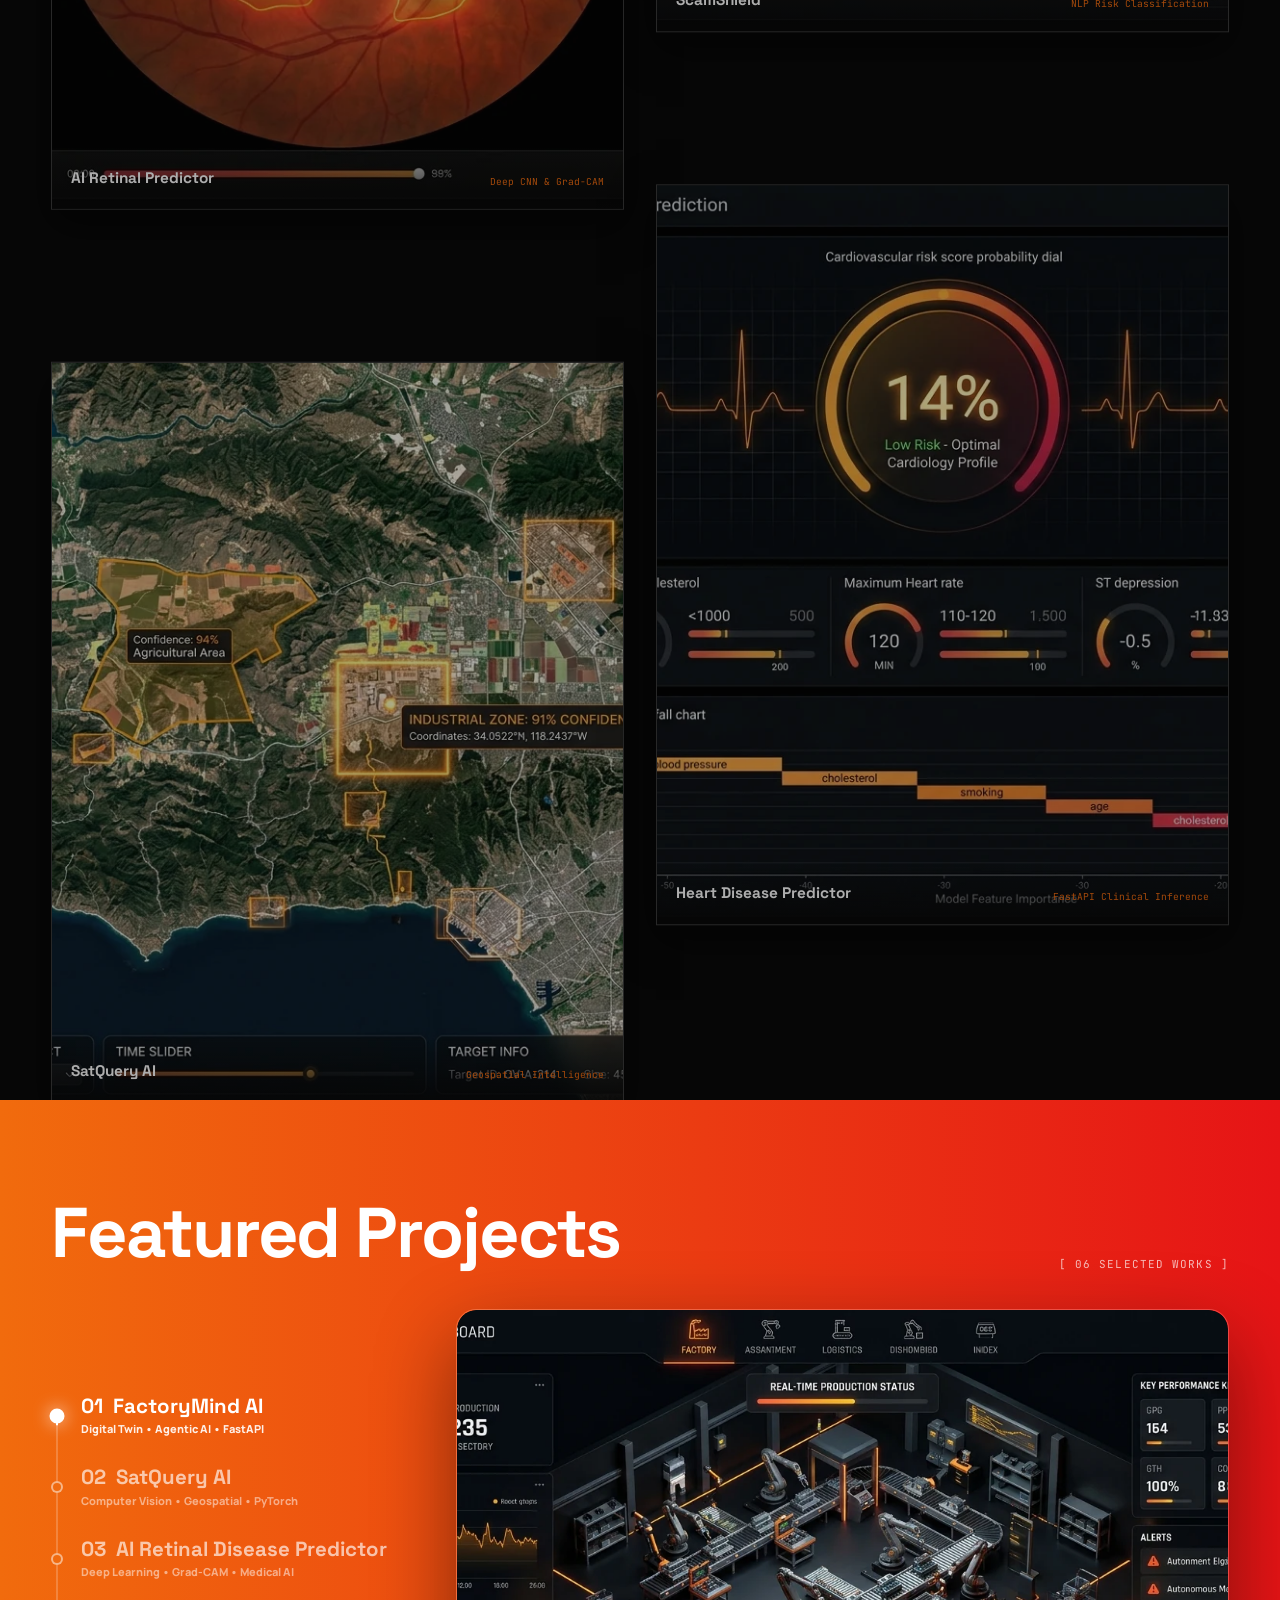
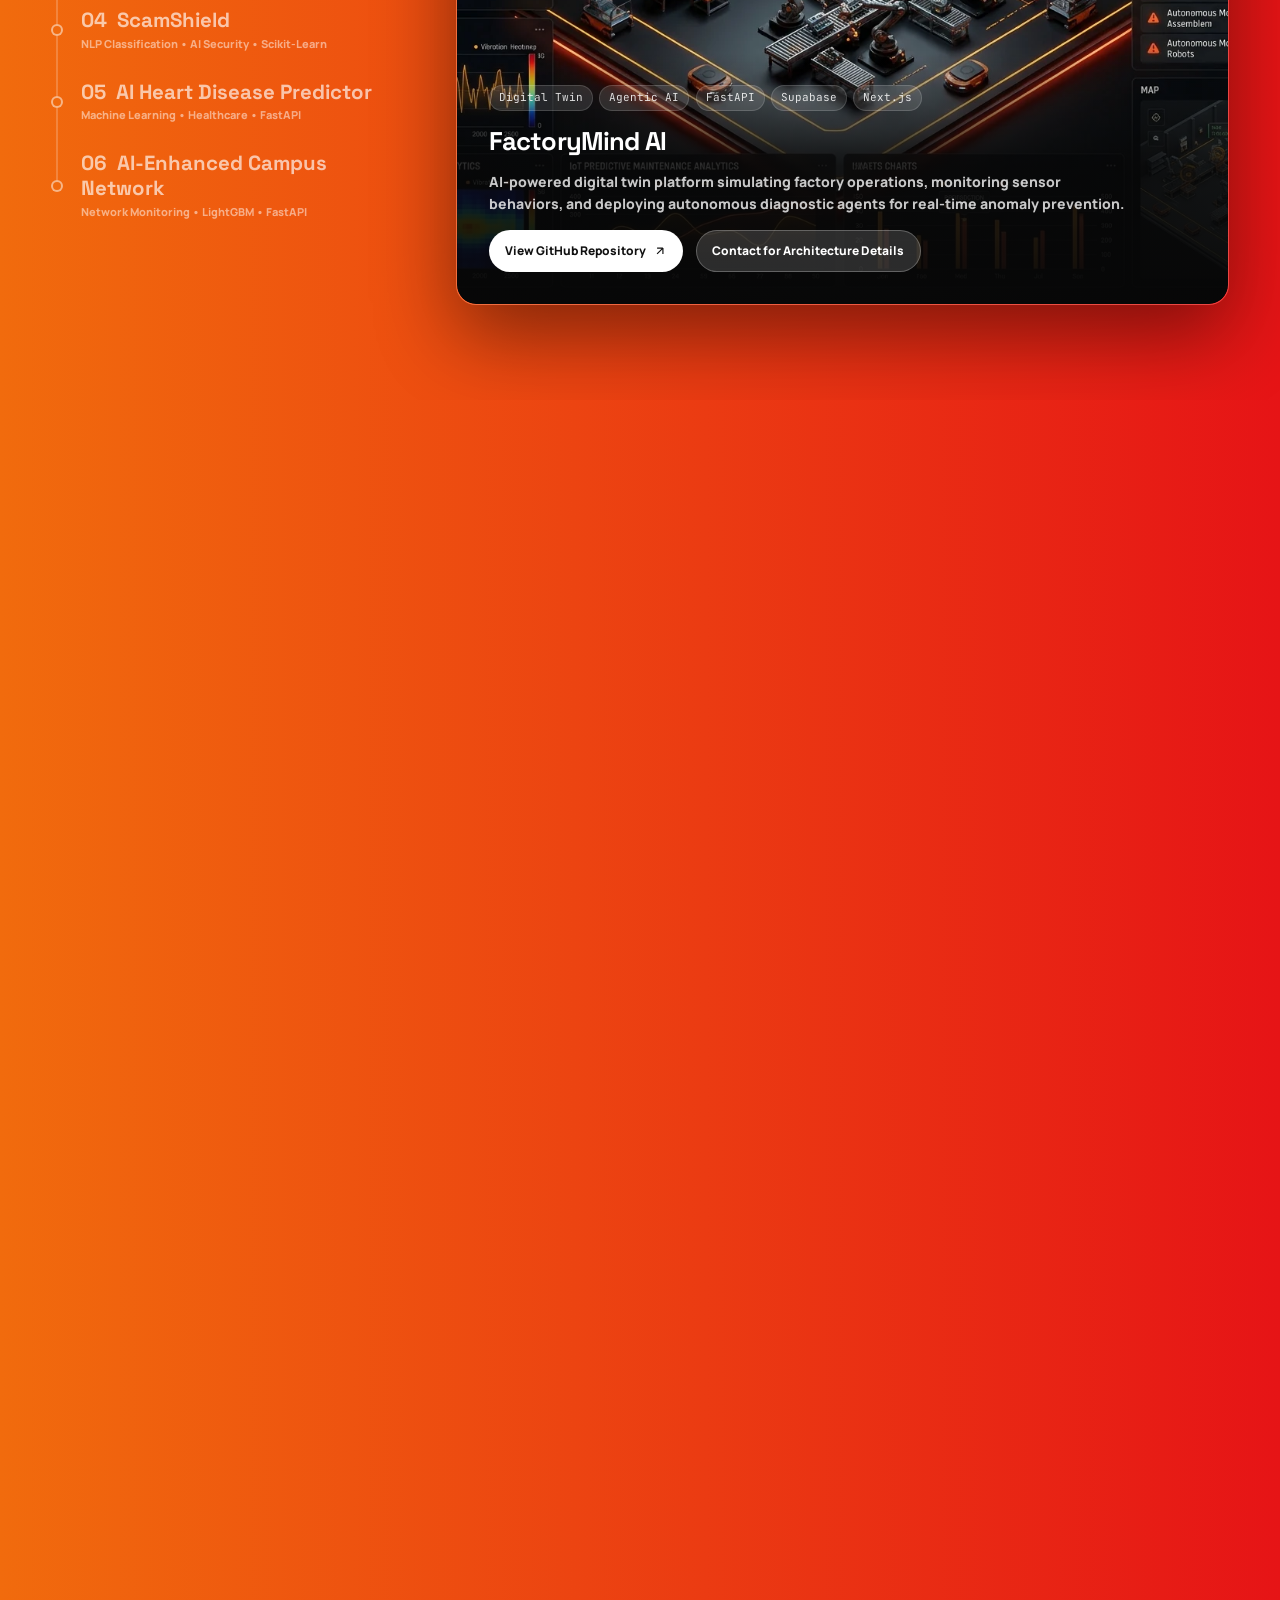
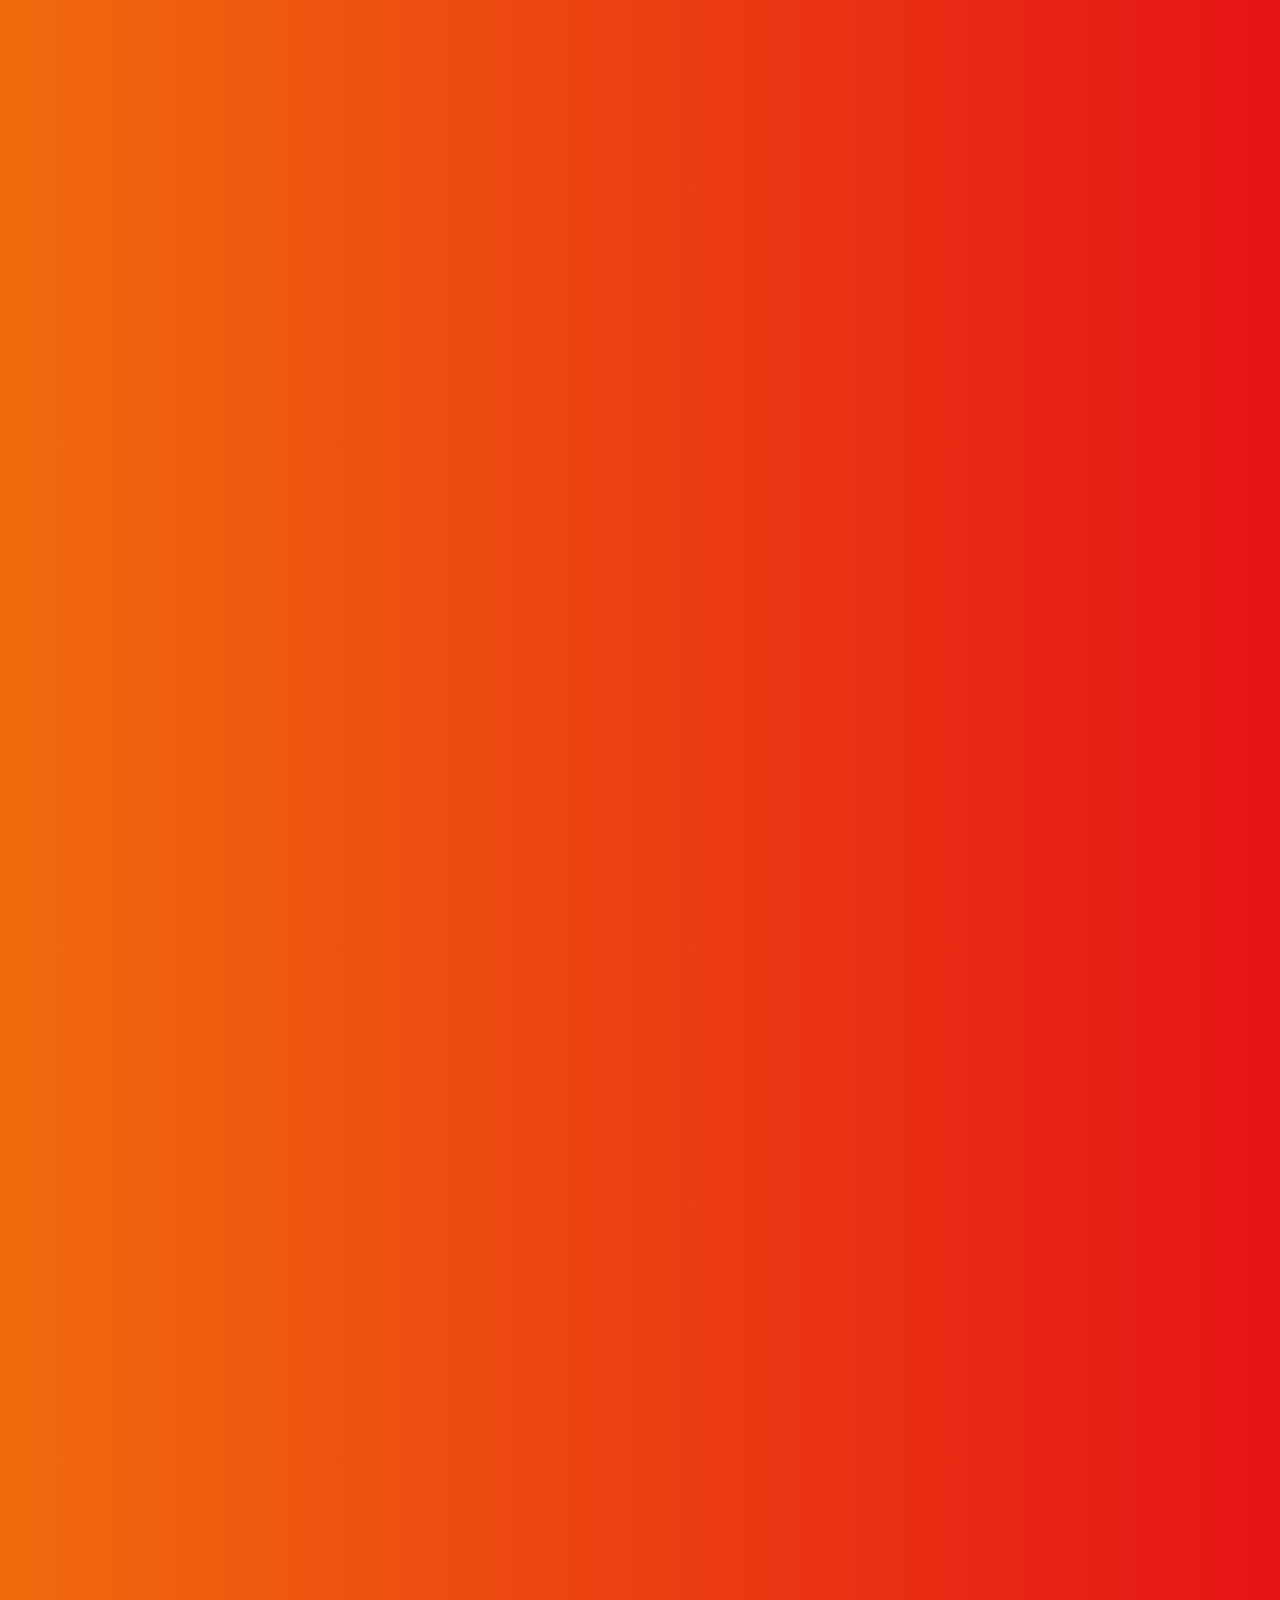
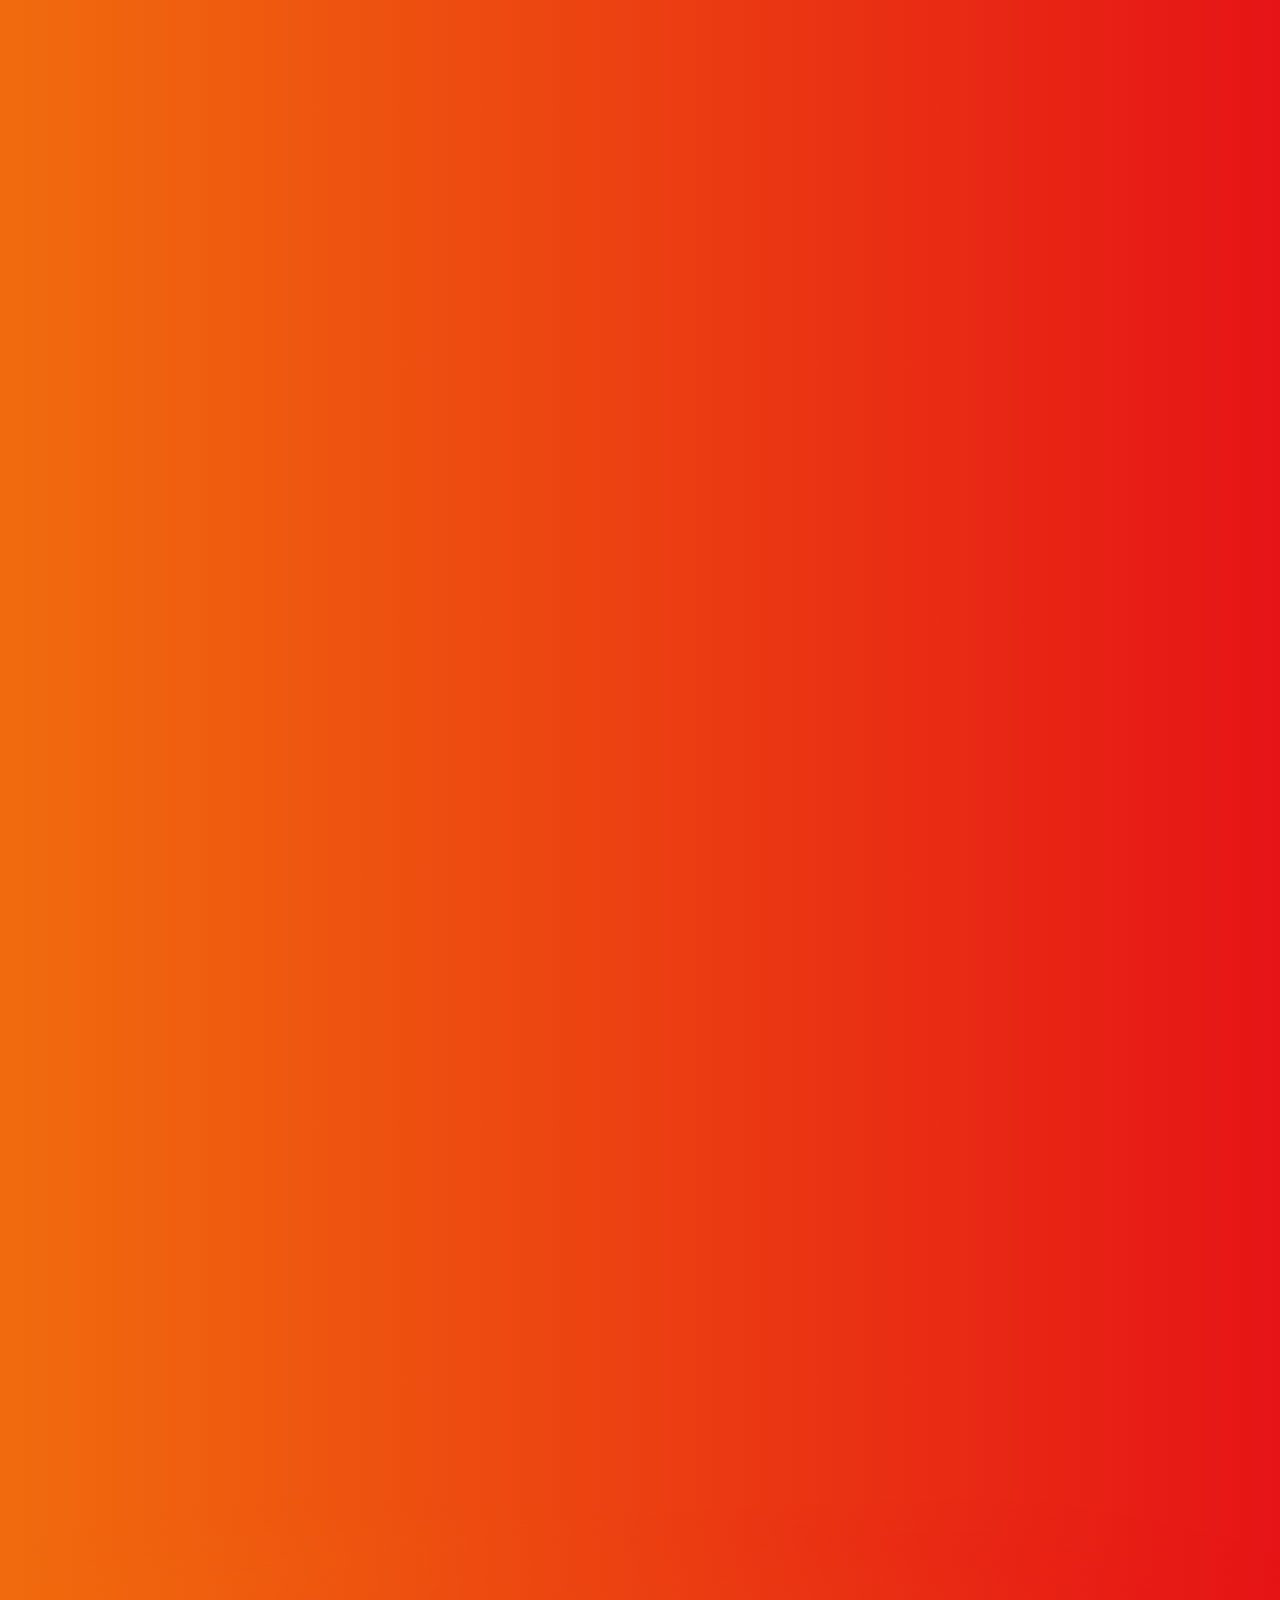
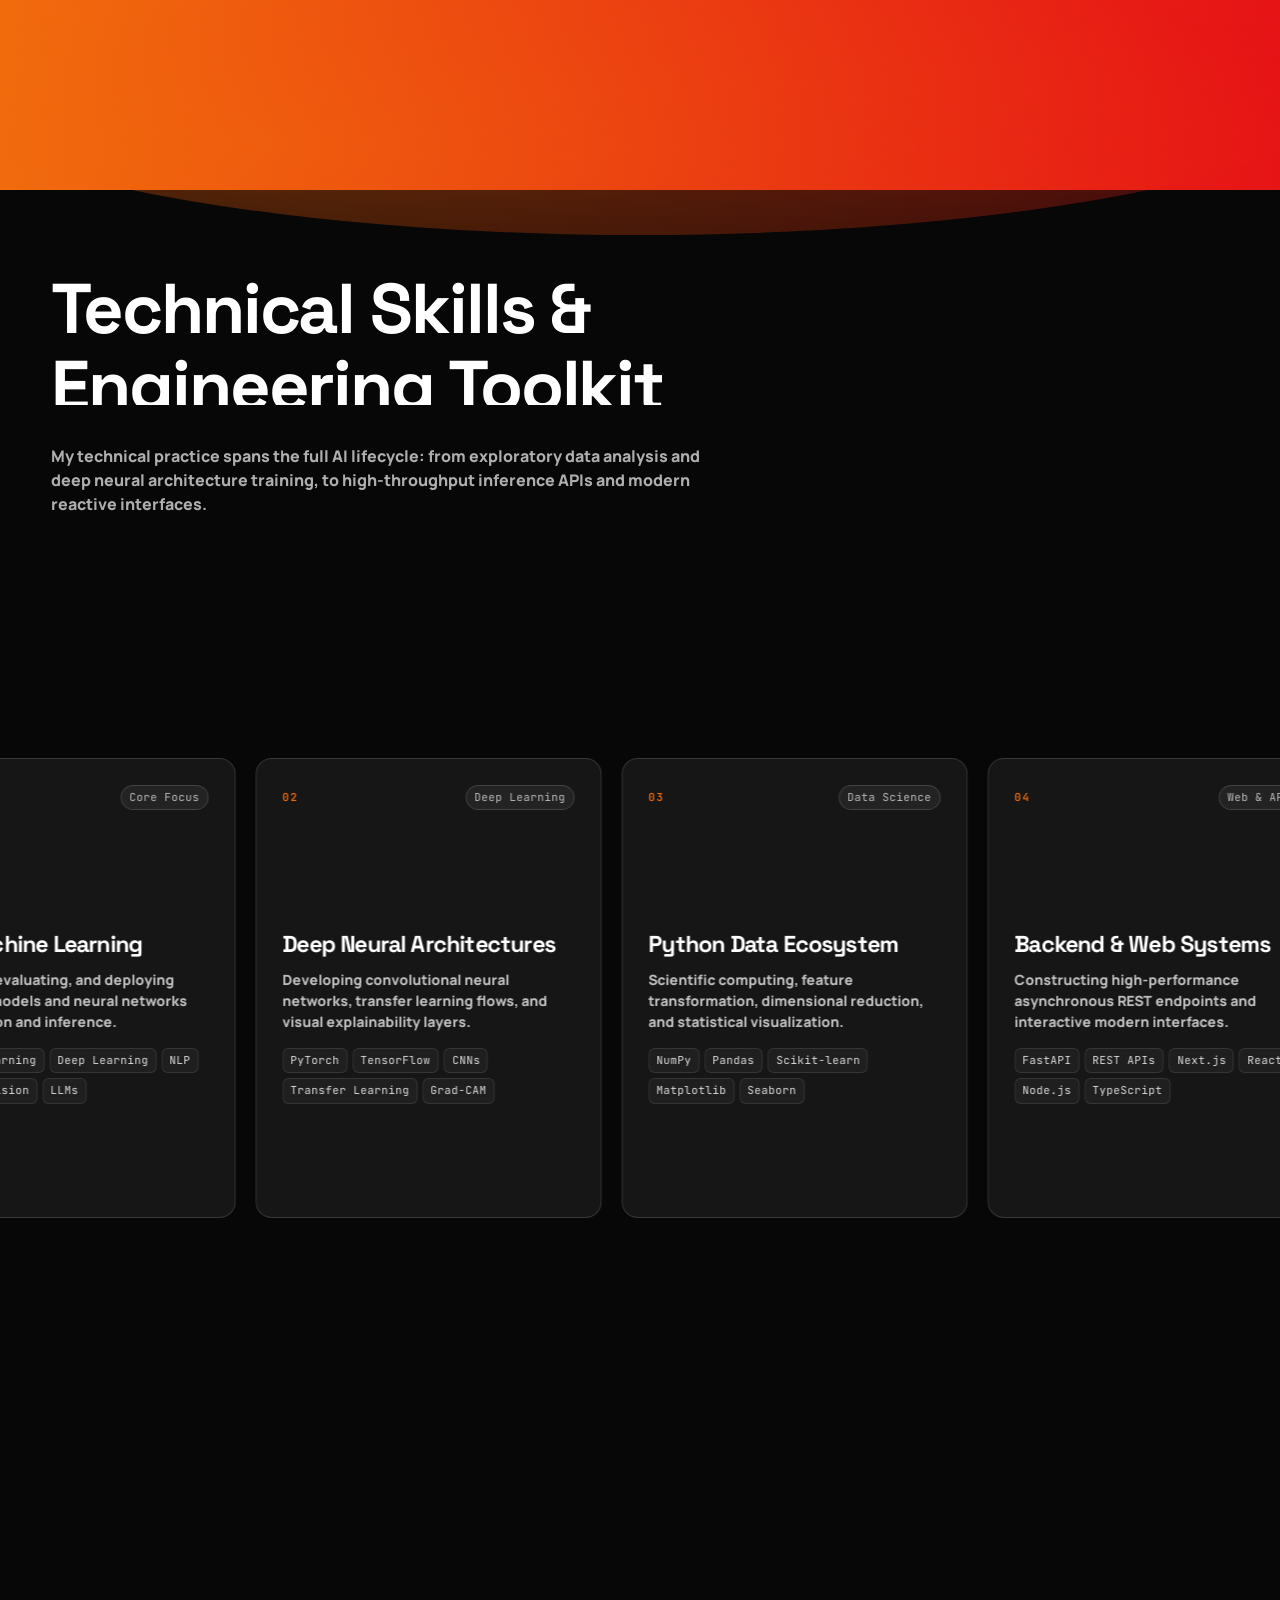
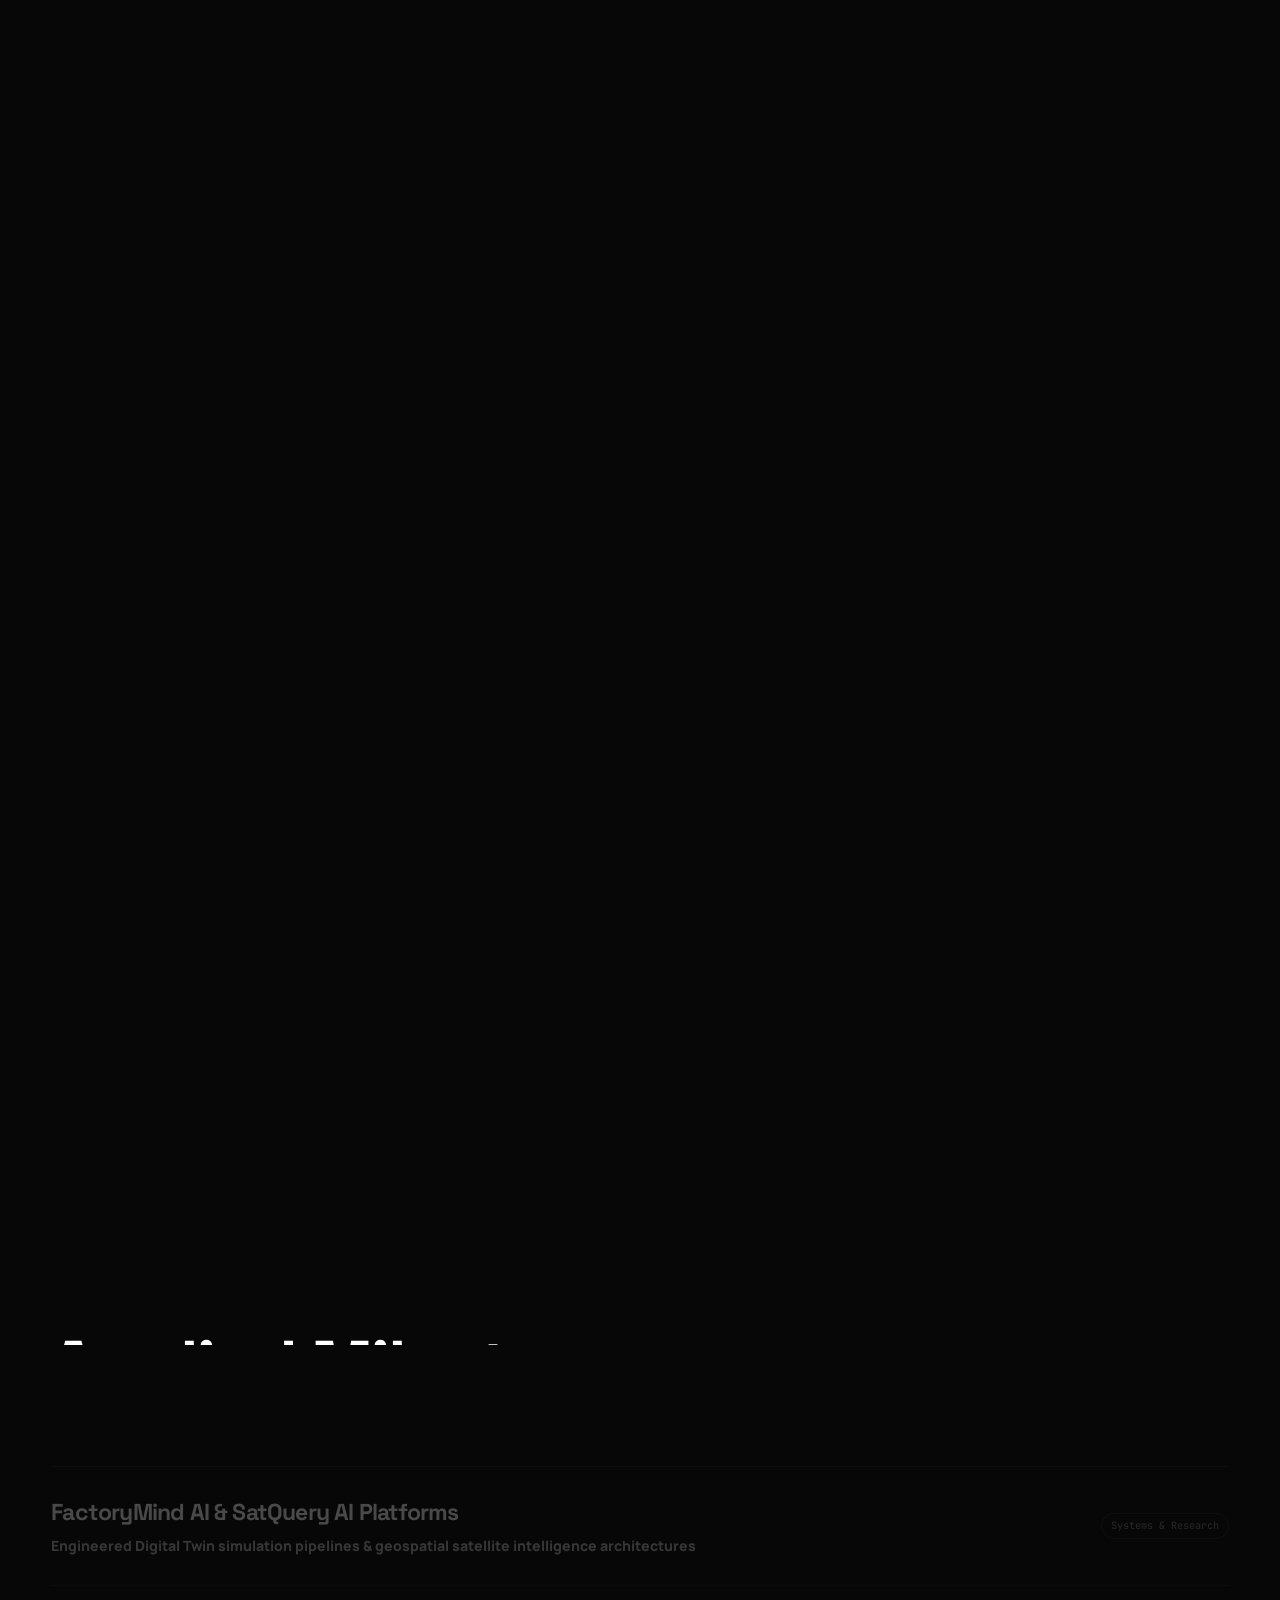
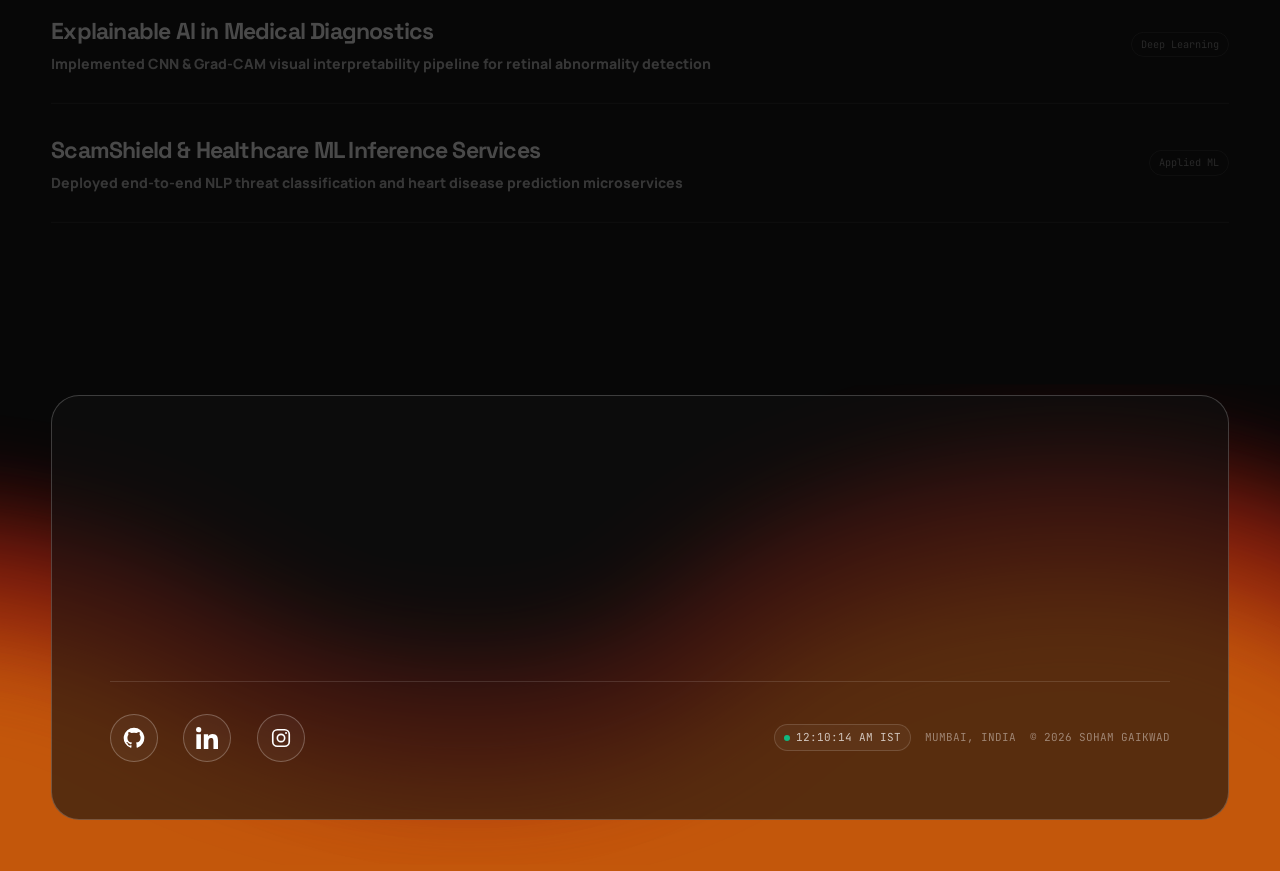
<file: home.html>
<!doctype html>
<html lang="en">
<head>
  <meta charset="utf-8" />
  <meta name="viewport" content="width=device-width, initial-scale=1" />
  <meta http-equiv="refresh" content="0; url=./" />
  <link rel="canonical" href="./" />
  <title>Soham Gaikwad — Portfolio</title>
  <script>location.replace('./' + location.search + location.hash);</script>
</head>
<body><a href="./">Open Soham Gaikwad's portfolio</a></body>
</html>
</file>
<file: style.css>
/* Soham Gaikwad — portfolio styles, responsive layouts, and scroll scenes. */

@font-face {
  font-family: 'Manrope'; font-style: normal; font-weight: 400 800; font-display: swap;
  src: url('assets/fonts/manrope-latin.woff2') format('woff2');
}

@font-face {
  font-family: 'Space Grotesk'; font-style: normal; font-weight: 400 700; font-display: swap;
  src: url('assets/fonts/space-grotesk-latin.woff2') format('woff2');
}

@font-face {
  font-family: 'JetBrains Mono'; font-style: normal; font-weight: 100 800; font-display: swap;
  src: url('assets/fonts/jetbrains-mono-latin.woff2') format('woff2');
}

:root {
  --bg-dark: #070707;
  --bg-card: #161616;
  --border-subtle: rgba(255, 255, 255, 0.14);
  --border-medium: rgba(255, 255, 255, 0.25);
  --color-orange-bright: #F06A0E;
  --text-white: #ffffff;
  --text-muted: rgba(255, 255, 255, 0.72);
  --text-dim: rgba(255, 255, 255, 0.42);
  --font-heading: 'Space Grotesk', 'Manrope', sans-serif;
  --font-sans: 'Manrope', -apple-system, BlinkMacSystemFont, 'Segoe UI', Roboto, sans-serif;
  --font-mono: 'JetBrains Mono', monospace;
  --default-ease: cubic-bezier(0.16, 1, 0.3, 1);
}

*,
*::before,
*::after {
  box-sizing: border-box;
  margin: 0;
  padding: 0;
}

html {
  background-color: var(--bg-dark);
  color: var(--text-white);
  font-family: var(--font-sans);
  font-size: 16px;
  line-height: 1.4;
  -webkit-font-smoothing: antialiased;
  -moz-osx-font-smoothing: grayscale;
  overflow-x: visible;
  text-rendering: optimizeLegibility;
}

body {
  background-color: var(--bg-dark);
  color: var(--text-white);
  font-family: var(--font-sans);
  font-weight: 400;
  overflow-x: clip;
  width: 100%;
  position: relative;
}

::selection {
  color: #070707;
  background-color: var(--color-orange-bright);
}

a {
  color: inherit;
  text-decoration: none;
}

button {
  background: none;
  border: none;
  color: inherit;
  font: inherit;
  cursor: pointer;
}

img,
svg {
  display: block;
  max-width: 100%;
}

#header {
  position: fixed;
  top: 0;
  left: 0;
  right: 0;
  width: 100%;
  padding: 1.5vw 4vw;
  display: flex;
  align-items: center;
  justify-content: space-between;
  z-index: 100;
  pointer-events: auto;
  transition: background-color 0.4s var(--default-ease), border-color 0.4s var(--default-ease);
  will-change: transform, opacity;
}

#header.scrolled {
  background-color: rgba(7, 7, 7, 0.7);
  border-bottom: 1px solid rgba(255, 255, 255, 0.08);
}

.header-logo {
  display: flex;
  align-items: center;
  gap: 0.6vw;
  font-size: 1.5vw;
  font-weight: 700;
  letter-spacing: -0.02em;
  text-transform: uppercase;
  color: var(--text-white);
}

.header-logo .logo-dot {
  width: 8px;
  height: 8px;
  border-radius: 50%;
  background-color: var(--color-orange-bright);
  box-shadow: 0 0 12px var(--color-orange-bright);
}

.header-logo .logo-tag {
  font-family: var(--font-mono);
  font-size: 0.7vw;
  font-weight: 500;
  color: var(--text-dim);
  letter-spacing: 0.1em;
  padding: 2px 8px;
  border-radius: 999px;
  border: 1px solid var(--border-subtle);
  background: rgba(255, 255, 255, 0.03);
}

.header-right {
  display: flex;
  align-items: center;
  gap: 1.5vw;
}

.header-nav-link {
  font-size: 0.95vw;
  color: var(--text-muted);
  transition: color 0.3s ease;
  padding: 0.4vw 0.8vw;
}

.header-nav-link:hover {
  color: var(--text-white);
}

.pill-button {
  position: relative;
  display: inline-flex;
  align-items: center;
  justify-content: center;
  gap: 0.7vw;
  height: 3.2vw;
  padding: 0 1.8vw;
  border-radius: 9999px;
  background-color: #ffffff;
  color: #111111;
  font-size: 1.05vw;
  font-weight: 500;
  letter-spacing: -0.01em;
  overflow: hidden;
  border: 1px solid rgba(255, 255, 255, 0.2);
  cursor: pointer;
  text-decoration: none;
  transition: transform 0.4s var(--default-ease), background-color 0.4s var(--default-ease), color 0.4s var(--default-ease), box-shadow 0.4s var(--default-ease);
  white-space: nowrap;
}

.pill-button .pill-dot {
  width: 0.45vw;
  height: 0.45vw;
  border-radius: 50%;
  background-color: #070707;
  transition: transform 0.4s var(--default-ease), background-color 0.4s var(--default-ease);
}

.pill-button:hover {
  transform: scale(1.03);
  background-color: var(--color-orange-bright);
  color: #ffffff;
  border-color: var(--color-orange-bright);
  box-shadow: 0 8px 30px rgba(240, 106, 14, 0.35);
}

.pill-button:hover .pill-dot {
  background-color: #ffffff;
  transform: scale(1.3);
}

.pill-button-secondary {
  background: rgba(255, 255, 255, 0.06);
  color: #ffffff;
  border: 1px solid var(--border-medium);
}

.pill-button-secondary .pill-dot {
  background-color: var(--color-orange-bright);
}

.pill-button-secondary:hover {
  background-color: #ffffff;
  color: #111111;
  border-color: #ffffff;
}

.pill-button-secondary:hover .pill-dot {
  background-color: #111111;
}

#hero {
  position: relative;
  width: 100%;
  height: 300vh;
  background-color: var(--bg-dark);
}

.hero-stage {
  position: sticky;
  top: 0;
  left: 0;
  width: 100%;
  height: 100vh;
  overflow: hidden;
  display: flex;
  align-items: center;
  justify-content: center;
}

.hero-collage {
  position: absolute;
  inset: 0;
  width: 100%;
  height: 100%;
  background-color: #070707;
  overflow: hidden;
  pointer-events: none;
  display: flex;
  gap: 2.5vw;
  padding: 2vw 4vw;
  align-items: center;
  justify-content: center;
  z-index: 1;
}

.hero-collage-col {
  width: 50%;
  height: fit-content;
  display: flex;
  flex-direction: column;
  gap: 2.5vw;
}

.hero-collage-item {
  width: 100%;
  height: 27vw;
  border-radius: 16px;
  overflow: hidden;
  position: relative;
  border: 1px solid rgba(255, 255, 255, 0.15);
  background-color: #161616;
  box-shadow: 0 15px 40px rgba(0, 0, 0, 0.6);
}

.hero-collage-item img {
  width: 100%;
  height: 100%;
  object-fit: cover;
  transition: transform 0.6s var(--default-ease);
}

.hero-collage-caption {
  position: absolute;
  bottom: 0;
  left: 0;
  right: 0;
  padding: 1.5vw;
  background: linear-gradient(180deg, transparent 0%, rgba(7, 7, 7, 0.95) 100%);
  display: flex;
  justify-content: space-between;
  align-items: flex-end;
}

.hero-collage-caption h4 {
  font-size: 1.2vw;
  font-weight: 500;
  color: var(--text-white);
}

.hero-collage-caption span {
  font-family: var(--font-mono);
  font-size: 0.75vw;
  color: var(--color-orange-bright);
}

.hero-container {
  position: relative;
  width: 100%;
  height: 100vh;
  display: flex;
  align-items: center;
  justify-content: space-between;
  padding: 0 4vw;
  z-index: 10;
  overflow: hidden;
  background-color: #180d08;
  background-image:
  radial-gradient(65% 55% at 92% 6%, #F0640D 0%, rgba(240, 100, 13, 0) 65%),
  radial-gradient(60% 55% at 4% 82%, #EC690F 0%, rgba(236, 105, 15, 0) 65%),
  radial-gradient(75% 80% at 48% 42%, #B01205 0%, rgba(176, 18, 5, 0) 70%),
  linear-gradient(180deg, #D8470A 0%, #C0300A 28%, #B01205 46%, #7A1C08 68%, #2A1108 88%, #180D08 100%);
  transform-origin: center center;
  will-change: transform;
  box-shadow: 0 25px 80px rgba(0, 0, 0, 0.8);
}

.hero-content-wrapper {
  position: relative;
  z-index: 5;
  width: 100%;
  height: fit-content;
  display: flex;
  justify-content: space-between;
  align-items: center;
}

.hero-left {
  width: 55%;
}

.hero-badge {
  display: inline-flex;
  align-items: center;
  gap: 0.6vw;
  font-family: var(--font-mono);
  font-size: 0.85vw;
  letter-spacing: 0.08em;
  text-transform: uppercase;
  color: rgba(255, 255, 255, 0.85);
  margin-bottom: 1.5vw;
  padding: 0.35vw 0.9vw;
  background: rgba(0, 0, 0, 0.25);
  border: 1px solid rgba(255, 255, 255, 0.15);
  border-radius: 999px;
}

.hero-badge .live-dot {
  width: 6px;
  height: 6px;
  border-radius: 50%;
  background: #34d399;
  box-shadow: 0 0 8px #34d399;
  animation: pulse-dot 2s infinite ease-in-out;
}

@keyframes pulse-dot {
  0%, 100% { opacity: 1; transform: scale(1); }
  50% { opacity: 0.5; transform: scale(0.85); }
}

.hero-title {
  font-size: 7.2vw;
  font-weight: 400;
  line-height: 1.05;
  letter-spacing: -0.035em;
  color: var(--text-white);
}

.hero-title .word {
  display: inline-block;
  overflow: hidden;
  vertical-align: top;
}

.hero-title .word-inner {
  display: inline-block;
  will-change: transform;
}

.hero-right {
  width: 22%;
  display: flex;
  flex-direction: column;
  justify-content: space-between;
  text-align: right;
  gap: 3vw;
  padding: 2vw 0;
}

.hero-supporting-item p.label-title {
  font-size: 1.25vw;
  font-weight: 500;
  line-height: 1.25;
  color: var(--text-white);
  margin-bottom: 0.4vw;
}

.hero-supporting-item p.label-desc {
  font-size: 0.9vw;
  color: rgba(255, 255, 255, 0.7);
  line-height: 1.4;
}

.hero-av-img {
  position: absolute;
  transform: translateX(-50%);
  z-index: 2;
  pointer-events: none;
  will-change: opacity, transform;
}

.hero-mask-reveal {
  -webkit-mask-image: linear-gradient(to bottom, #000 0%, #000 82%, transparent 100%);
  mask-image: linear-gradient(to bottom, #000 0%, #000 82%, transparent 100%);
}

.hero-av-img img {
  width: 100%;
  height: 100%;
}

#portfolio {
  position: relative;
  width: 100%;
  height: 360vh;
  color: var(--text-white);
  background-color: var(--bg-dark);
}

.circle-clip {
  width: 100%;
  height: 50vh;
  position: absolute;
  top: 0;
  left: 0;
  z-index: 2;
  background: linear-gradient(90deg, #F16B0D 0%, #E61416 100%);
  will-change: transform;
}

.portfolio-sticky {
  position: sticky;
  top: 0;
  width: 100%;
  height: 100vh;
  display: flex;
  flex-direction: column;
  justify-content: center;
  padding: 0 4vw;
  gap: 3.5vw;
  overflow: hidden;
  z-index: 3;
  background: linear-gradient(90deg, #F16B0D 0%, #E61416 100%);
}

.portfolio-header {
  width: 100%;
  display: flex;
  justify-content: space-between;
  align-items: flex-end;
}

.portfolio-header h2 {
  font-size: 5.5vw;
  font-weight: 400;
  line-height: 1.1;
  letter-spacing: -0.03em;
  color: #ffffff;
}

.portfolio-header .portfolio-count {
  font-family: var(--font-mono);
  font-size: 1vw;
  color: rgba(255, 255, 255, 0.7);
  letter-spacing: 0.1em;
}

.portfolio-body {
  width: 100%;
  display: flex;
  align-items: center;
  gap: 4vw;
}

.portfolio-nav {
  width: 34%;
  position: relative;
}

.portfolio-nav-track {
  position: absolute;
  left: var(--project-track-left, 5px);
  top: var(--project-track-top, 0px);
  width: 2px;
  height: var(--project-track-height, 100%);
  background: rgba(255, 255, 255, 0.2);
}

.portfolio-nav-progress {
  position: absolute;
  left: var(--project-track-left, 5px);
  top: var(--project-track-top, 0px);
  width: 2px;
  height: var(--project-track-height, 100%);
  background: #ffffff;
  transform-origin: top;
  transform: scaleY(0);
  will-change: transform;
}

.portfolio-nav-list {
  display: flex;
  flex-direction: column;
  gap: 1.2vw;
}

.portfolio-nav-item {
  position: relative;
  display: flex;
  align-items: center;
  gap: 1.4vw;
  height: 4.2vw;
  cursor: pointer;
  padding-left: 0.2vw;
  transition: opacity 0.3s ease;
}

.portfolio-nav-dot {
  width: 12px;
  height: 12px;
  border-radius: 50%;
  background: var(--color-orange-bright);
  border: 2px solid rgba(255, 255, 255, 0.5);
  flex-shrink: 0;
  transition: background-color 0.3s ease, border-color 0.3s ease, transform 0.3s ease;
}

.portfolio-nav-item.active .portfolio-nav-dot {
  background-color: #ffffff;
  border-color: #ffffff;
  transform: scale(1.25);
  box-shadow: 0 0 14px rgba(255, 255, 255, 0.8);
}

.portfolio-nav-text h3 {
  font-size: 1.55vw;
  font-weight: 500;
  line-height: 1.2;
  color: rgba(255, 255, 255, 0.65);
  transition: color 0.3s ease;
}

.portfolio-nav-item.active .portfolio-nav-text h3 {
  color: #ffffff;
  font-weight: 600;
}

.portfolio-nav-text p {
  font-size: 0.95vw;
  color: rgba(255, 255, 255, 0.5);
  margin-top: 0.15vw;
  transition: color 0.3s ease;
}

.portfolio-nav-item.active .portfolio-nav-text p {
  color: rgba(255, 255, 255, 0.9);
}

.portfolio-preview-wrap {
  width: 66%;
  height: 36vw;
  position: relative;
  border-radius: 20px;
  overflow: hidden;
  box-shadow: 0 30px 80px rgba(0, 0, 0, 0.45);
  border: 1px solid rgba(255, 255, 255, 0.2);
}

.portfolio-preview-card {
  position: absolute;
  inset: 0;
  width: 100%;
  height: 100%;
  background-color: #121212;
  border-radius: 20px;
  overflow: hidden;
  display: flex;
  flex-direction: column;
  justify-content: flex-end;
  will-change: transform;
}

.portfolio-card-shade {
  position: absolute; inset: 0; z-index: 5; background: #000; opacity: 0; pointer-events: none;
}

.portfolio-preview-card img {
  position: absolute;
  inset: 0;
  width: 100%;
  height: 100%;
  object-fit: cover;
  transition: transform 0.6s var(--default-ease);
}

.portfolio-preview-card:hover img {
  transform: scale(1.03);
}

.portfolio-card-overlay {
  position: relative;
  z-index: 2;
  padding: 2.5vw;
  background: linear-gradient(180deg, rgba(7, 7, 7, 0) 0%, rgba(7, 7, 7, 0.85) 45%, rgba(7, 7, 7, 0.96) 100%);
  display: flex;
  flex-direction: column;
  gap: 0.8vw;
}

.portfolio-card-tags {
  display: flex;
  flex-wrap: wrap;
  gap: 0.5vw;
}

.portfolio-tag {
  font-family: var(--font-mono);
  font-size: 0.7vw;
  color: rgba(255, 255, 255, 0.85);
  background: rgba(255, 255, 255, 0.12);
  padding: 0.3vw 0.7vw;
  border-radius: 999px;
  border: 1px solid rgba(255, 255, 255, 0.15);
}

.portfolio-card-overlay h4 {
  font-size: 2vw;
  font-weight: 500;
  color: #ffffff;
}

.portfolio-card-overlay p {
  font-size: 0.95vw;
  color: rgba(255, 255, 255, 0.78);
  max-width: 90%;
  line-height: 1.45;
}

.portfolio-card-actions {
  display: flex;
  align-items: center;
  gap: 1vw;
  margin-top: 0.4vw;
}

.portfolio-btn {
  display: inline-flex;
  align-items: center;
  gap: 0.5vw;
  font-size: 0.9vw;
  font-weight: 500;
  padding: 0.6vw 1.2vw;
  border-radius: 999px;
  background: rgba(255, 255, 255, 0.15);
  color: #ffffff;
  border: 1px solid rgba(255, 255, 255, 0.25);
  transition: all 0.3s ease;
}

.portfolio-btn:hover {
  background: #ffffff;
  color: #111111;
  border-color: #ffffff;
}

.portfolio-btn-primary {
  background: #ffffff;
  color: #111111;
}

.portfolio-btn-primary:hover {
  background: var(--color-orange-bright);
  color: #ffffff;
  border-color: var(--color-orange-bright);
}

.portfolio-bottom-glow {
  position: absolute;
  width: 100%;
  height: 40vh;
  bottom: -5vh;
  left: 0;
  overflow: hidden;
  pointer-events: none;
}

.portfolio-bottom-glow-inner {
  position: absolute;
  bottom: 0;
  left: -10vw;
  width: 120vw;
  height: 40vh;
  background: radial-gradient(ellipse at 25% 75%, rgba(241, 107, 13, .7), transparent 65%), radial-gradient(ellipse at 75% 75%, rgba(230, 20, 22, .7), transparent 65%);
  border-radius: 50%;
  opacity: 0.5;
}

#services {
  position: relative;
  width: 100%;
  height: 275vh;
  background-color: var(--bg-dark);
  color: var(--text-white);
}

.services-intro {
  position: relative;
  padding: 6vw 4vw 2vw 4vw;
  width: 60%;
}

.services-intro h2 {
  font-size: 5.5vw;
  font-weight: 400;
  line-height: 1.1;
  letter-spacing: -0.03em;
  margin-bottom: 1.5vw;
}

.services-intro p {
  font-size: 1.25vw;
  color: var(--text-muted);
  line-height: 1.5;
}

.services-sticky {
  position: sticky;
  top: 0;
  width: 100%;
  height: 100vh;
  overflow: hidden;
  display: flex;
  flex-direction: column;
  justify-content: center;
}

.services-track-container {
  position: relative;
  width: 100%;
  display: flex;
  align-items: center;
}

.services-row {
  display: flex;
  gap: 1.6vw;
  padding: 0 4vw;
  will-change: transform;
}

.services-card {
  position: relative;
  width: 27vw;
  height: 32vw;
  flex-shrink: 0;
  border-radius: 16px;
  padding: 2vw;
  display: flex;
  flex-direction: column;
  justify-content: space-between;
  background-color: var(--bg-card);
  border: 1px solid var(--border-subtle);
  overflow: hidden;
  transition: transform 0.4s var(--default-ease), border-color 0.4s var(--default-ease), box-shadow 0.4s var(--default-ease);
}

.services-card:hover {
  transform: translateY(-8px);
  border-color: rgba(240, 106, 14, 0.45);
  box-shadow: 0 25px 50px rgba(0, 0, 0, 0.7), 0 0 35px rgba(240, 106, 14, 0.12);
}

.services-card-top {
  display: flex;
  justify-content: space-between;
  align-items: center;
}

.services-card-num {
  font-family: var(--font-mono);
  font-size: 0.85vw;
  color: var(--color-orange-bright);
  font-weight: 600;
  letter-spacing: 0.05em;
}

.services-card-tag {
  font-family: var(--font-mono);
  font-size: 0.75vw;
  color: rgba(255, 255, 255, 0.7);
  background: rgba(255, 255, 255, 0.06);
  padding: 0.25vw 0.65vw;
  border-radius: 999px;
  border: 1px solid var(--border-subtle);
}

.services-card-mid {
  margin: 1.5vw 0;
}

.services-card-mid h3 {
  font-size: 1.8vw;
  font-weight: 500;
  line-height: 1.25;
  color: var(--text-white);
  margin-bottom: 0.8vw;
}

.services-card-mid p {
  font-size: 0.95vw;
  color: var(--text-muted);
  line-height: 1.5;
  margin-bottom: 1.2vw;
}

.services-skills-pills {
  display: flex;
  flex-wrap: wrap;
  gap: 0.4vw;
}

.skill-pill {
  font-family: var(--font-mono);
  font-size: 0.7vw;
  color: rgba(255, 255, 255, 0.85);
  background: rgba(255, 255, 255, 0.04);
  padding: 0.25vw 0.55vw;
  border-radius: 6px;
  border: 1px solid rgba(255, 255, 255, 0.1);
  transition: all 0.2s ease;
}

.services-card:hover .skill-pill {
  border-color: rgba(255, 255, 255, 0.2);
  background: rgba(255, 255, 255, 0.08);
}

#awards {
  position: relative;
  width: 100%;
  background-color: var(--bg-dark);
  color: var(--text-white);
  padding: 8vw 4vw;
}

.awards-header h2 {
  font-size: 5.5vw;
  font-weight: 400;
  line-height: 1.1;
  letter-spacing: -0.03em;
  margin-bottom: 4vw;
}

.awards-list {
  display: flex;
  flex-direction: column;
}

.award-item {
  position: relative;
  padding: 2.2vw 0;
  display: flex;
  justify-content: space-between;
  align-items: center;
  border-bottom: 1px solid var(--border-subtle);
  transition: padding 0.3s ease, border-color 0.3s ease;
}

.award-item:first-child {
  border-top: 1px solid var(--border-subtle);
}

.award-item:hover {
  padding-left: 1.2vw;
  padding-right: 1.2vw;
  border-color: rgba(240, 106, 14, 0.4);
  background: rgba(255, 255, 255, 0.02);
}

.award-left h3 {
  font-size: 1.8vw;
  font-weight: 400;
  color: var(--text-white);
  transition: color 0.3s ease;
}

.award-item:hover .award-left h3 {
  color: var(--color-orange-bright);
}

.award-left p {
  font-size: 1vw;
  color: var(--text-muted);
  margin-top: 0.3vw;
}

.award-right {
  display: flex;
  align-items: center;
  gap: 2vw;
}

.award-category {
  font-family: var(--font-mono);
  font-size: 0.8vw;
  color: rgba(255, 255, 255, 0.5);
  padding: 0.3vw 0.7vw;
  border-radius: 999px;
  border: 1px solid var(--border-subtle);
}

#footer {
  position: relative;
  width: 100%;
  background-color: var(--bg-dark);
  padding: 8vw 4vw 4vw 4vw;
  overflow: hidden;
}

.footer-bg-graphic {
  position: absolute;
  bottom: -5vw;
  left: 0;
  right: 0;
  width: 100%;
  pointer-events: none;
  opacity: 0.8;
  z-index: 1;
}

.footer-container {
  position: relative;
  z-index: 5;
  border-radius: 28px;
  background: rgba(18, 18, 18, 0.6);
  border: 1px solid rgba(255, 255, 255, 0.2);
  padding: 4.5vw;
  display: flex;
  flex-direction: column;
  gap: 4.5vw;
}

.footer-top {
  display: flex;
  justify-content: space-between;
  align-items: flex-start;
  gap: 4vw;
}

.footer-brand h2 {
  font-size: 4vw;
  font-weight: 700;
  letter-spacing: -0.03em;
  text-transform: uppercase;
  color: var(--text-white);
  line-height: 1;
}

.footer-brand p {
  font-family: var(--font-mono);
  font-size: 0.9vw;
  color: var(--text-dim);
  margin-top: 0.8vw;
}

.footer-cta-wrap {
  width: 60%;
  display: flex;
  flex-direction: column;
  align-items: flex-end;
  text-align: right;
  gap: 2vw;
}

.footer-headline {
  font-size: 3.4vw;
  font-weight: 400;
  line-height: 1.15;
  letter-spacing: -0.025em;
  color: var(--text-white);
}

.footer-headline .char {
  display: inline-block;
  transition: transform 0.3s cubic-bezier(0.34, 1.56, 0.64, 1), color 0.3s ease;
  will-change: transform;
}

.footer-headline:hover .char {
  color: var(--color-orange-bright);
}

.footer-actions {
  display: flex;
  align-items: center;
  gap: 1vw;
  flex-wrap: wrap;
  justify-content: flex-end;
}

.footer-bottom {
  display: flex;
  justify-content: space-between;
  align-items: center;
  padding-top: 2.5vw;
  border-top: 1px solid rgba(255, 255, 255, 0.12);
}

.footer-links {
  display: flex;
  align-items: center;
  gap: 2vw;
}

.footer-link {
  font-size: 1vw;
  color: var(--text-muted);
  transition: color 0.3s ease;
  display: inline-flex;
  align-items: center;
  gap: 0.4vw;
}

.footer-link:hover {
  color: #ffffff;
}

.footer-meta {
  display: flex;
  align-items: center;
  gap: 1.5vw;
  font-family: var(--font-mono);
  font-size: 0.85vw;
  color: var(--text-dim);
}

.live-time-pill {
  display: inline-flex;
  align-items: center;
  gap: 0.5vw;
  padding: 0.3vw 0.7vw;
  border-radius: 999px;
  background: rgba(255, 255, 255, 0.04);
  border: 1px solid var(--border-subtle);
  color: var(--text-muted);
}

.live-time-pill .live-indicator {
  width: 6px;
  height: 6px;
  border-radius: 50%;
  background-color: #10b981;
}

.toast-notice {
  position: fixed;
  bottom: 2rem;
  right: 2rem;
  background: #ffffff;
  color: #070707;
  padding: 0.8rem 1.6rem;
  border-radius: 999px;
  font-weight: 600;
  font-size: 0.95rem;
  box-shadow: 0 10px 30px rgba(0, 0, 0, 0.5);
  transform: translateY(100px);
  opacity: 0;
  transition: transform 0.4s var(--default-ease), opacity 0.4s var(--default-ease);
  z-index: 1000;
  pointer-events: none;
}

.toast-notice.show {
  transform: translateY(0);
  opacity: 1;
}

@media (max-width: 1025px) {
  #header {
    padding: 3vw 5vw;
  }

  .header-logo {
    font-size: 3.5vw;
  }

  .header-logo .logo-tag {
    display: none;
  }

  .header-nav-link {
    display: none;
  }

  .pill-button {
    height: 7vw;
    padding: 0 3.5vw;
    font-size: 2.8vw;
  }

  #hero {
    height: 260vh;
  }

  .hero-container {
    padding: 24vw 5vw 10vw 5vw;
    align-items: flex-start;
  }

  .hero-content-wrapper {
    flex-direction: column;
    align-items: flex-start;
    gap: 6vw;
  }

  .hero-left {
    width: 100%;
  }

  .hero-badge {
    font-size: 2vw;
    padding: 0.6vw 1.5vw;
  }

  .hero-title {
    font-size: 11vw;
  }

  .hero-right {
    width: 100%;
    text-align: left;
    flex-direction: row;
    gap: 6vw;
    padding: 0;
  }

  .hero-supporting-item p.label-title {
    font-size: 2.5vw;
  }

  .hero-supporting-item p.label-desc {
    font-size: 1.8vw;
  }

  #portfolio {
    height: 320vh;
  }

  .portfolio-sticky {
    padding: 0 5vw;
    gap: 4vw;
  }

  .portfolio-header h2 {
    font-size: 7vw;
  }

  .portfolio-body {
    flex-direction: column;
    align-items: stretch;
    gap: 4vw;
  }

  .portfolio-nav {
    width: 100%;
  }

  .portfolio-nav-track,
  .portfolio-nav-progress {
    display: none;
  }

  .portfolio-nav-list {
    flex-direction: row;
    overflow-x: auto;
    gap: 2vw;
    padding-bottom: 1vw;
  }

  .portfolio-nav-item {
    height: auto;
    padding: 0.8vw 2vw;
    border-radius: 999px;
    background: rgba(255, 255, 255, 0.1);
    white-space: nowrap;
  }

  .portfolio-nav-item.active {
    background: #ffffff;
  }

  .portfolio-nav-item.active .portfolio-nav-text h3 {
    color: #111111;
  }

  .portfolio-nav-item.active .portfolio-nav-text p {
    display: none;
  }

  .portfolio-preview-wrap {
    width: 100%;
    height: 52vw;
  }

  .portfolio-card-overlay h4 {
    font-size: 3.5vw;
  }

  .portfolio-card-overlay p {
    font-size: 2vw;
  }

  #services {
    height: 250vh;
  }

  .services-intro {
    width: 90%;
    padding: 12vw 5vw 4vw 5vw;
  }

  .services-intro h2 {
    font-size: 7vw;
  }

  .services-intro p {
    font-size: 2.5vw;
  }

  .services-card {
    width: 55vw;
    height: 65vw;
    padding: 3vw;
  }

  .services-card-mid h3 {
    font-size: 3.5vw;
  }

  .services-card-mid p {
    font-size: 2vw;
  }

  .skill-pill {
    font-size: 1.4vw;
    padding: 0.4vw 0.8vw;
  }

  .awards-header h2 {
    font-size: 7vw;
  }

  .award-left h3 {
    font-size: 3.2vw;
  }

  .award-left p {
    font-size: 2vw;
  }

  .footer-container {
    padding: 6vw;
    gap: 6vw;
  }

  .footer-top {
    flex-direction: column;
    align-items: flex-start;
  }

  .footer-cta-wrap {
    width: 100%;
    align-items: flex-start;
    text-align: left;
  }

  .footer-headline {
    font-size: 5.5vw;
  }

  .footer-actions {
    justify-content: flex-start;
  }

  .footer-bottom {
    flex-direction: column-reverse;
    gap: 3vw;
    align-items: flex-start;
  }
}

@media (max-width: 640px) {
  #header {
    padding: 4vw 5vw;
  }

  .header-logo {
    font-size: 5vw;
  }

  .pill-button {
    height: 10vw;
    padding: 0 4.5vw;
    font-size: 3.8vw;
  }

  #hero {
    height: 220vh;
  }

  .hero-container {
    padding: 32vw 5vw 12vw 5vw;
  }

  .hero-title {
    font-size: 14vw;
  }

  .hero-right {
    flex-direction: column;
    gap: 4vw;
  }

  .hero-supporting-item p.label-title {
    font-size: 3.8vw;
  }

  .hero-supporting-item p.label-desc {
    font-size: 2.8vw;
  }

  .portfolio-header h2 {
    font-size: 9vw;
  }

  .portfolio-preview-wrap {
    height: 115vw;
  }

  .portfolio-card-overlay {
    padding: 5vw;
    gap: 2vw;
    background: linear-gradient(180deg, rgba(7, 7, 7, 0) 0%, rgba(7, 7, 7, 0.88) 25%, rgba(7, 7, 7, 0.98) 100%);
  }

  .portfolio-card-overlay h4 {
    font-size: 6.2vw;
  }

  .portfolio-card-overlay p {
    font-size: 3.5vw;
    max-width: 100%;
    line-height: 1.45;
  }

  .portfolio-card-actions {
    flex-direction: column;
    align-items: stretch;
    gap: 2vw;
    margin-top: 2vw;
  }

  .portfolio-btn {
    justify-content: center;
    font-size: 3.4vw;
    padding: 3vw 4vw;
    width: 100%;
  }

  .services-card {
    width: 78vw;
    height: 90vw;
    padding: 5vw;
  }

  .services-card-mid h3 {
    font-size: 5vw;
  }

  .services-card-mid p {
    font-size: 3.2vw;
  }

  .skill-pill {
    font-size: 2.5vw;
    padding: 0.6vw 1.2vw;
  }

  .footer-headline {
    font-size: 7.5vw;
  }
}

@media (prefers-reduced-motion: reduce) {
  *,
  *::before,
  *::after {
    animation-duration: 0.01ms !important;
    animation-iteration-count: 1 !important;
    transition-duration: 0.01ms !important;
  }

  #hero,
  #portfolio,
  #services {
    height: auto !important;
  }

  .hero-container,
  .portfolio-sticky,
  .services-sticky {
    position: static !important;
    height: auto !important;
    transform: none !important;
  }

  .services-row {
    display: grid !important;
    grid-template-columns: repeat(auto-fit, minmax(280px, 1fr)) !important;
    transform: none !important;
    padding: 4vw 0 !important;
  }

  .services-card {
    width: auto !important;
    height: auto !important;
    min-height: 280px !important;
  }

  .portfolio-preview-card {
    position: relative !important;
    margin-bottom: 2rem !important;
    transform: none !important;
    filter: none !important;
  }
}

body,
#header {
  width: 100%;
}

section,
footer {
  scroll-margin-top: 80px;
}

:focus-visible {
  outline: 2px solid white; outline-offset: 6px;
}

.header-logo {
  font-size: clamp(20px, 1.7vw, 30px);
}

.header-nav-link {
  font-size: clamp(13px, .95vw, 16px); position: relative;
}

.header-nav-link::after {
  content: ''; position: absolute; bottom: 0; left: 12%; width: 76%; height: 1px; background: currentColor; transform: scaleX(0); transform-origin: left; transition: transform .35s ease;
}

.header-nav-link:hover::after {
  transform: scaleX(1);
}

.pill-button {
  min-height: 44px; font-size: clamp(14px, 1.05vw, 18px);
}

.pill-button .pill-dot {
  min-width: 6px; min-height: 6px;
}

.hero-left {
  width: 65%;
}

.hero-title {
  font-size: clamp(60px, 7.4vw, 140px); line-height: 1.02; letter-spacing: -.055em;
}

.hero-badge {
  font-size: clamp(10px, .75vw, 13px);
}

.hero-right {
  width: 23%;
}

.hero-supporting-item p.label-title {
  font-size: clamp(15px, 1.25vw, 21px);
}

.hero-supporting-item p.label-desc {
  font-size: clamp(12px, .9vw, 16px);
}

.hero-collage-item {
  border-radius: 6px;
}

.hero-collage-caption h4 {
  font-size: clamp(12px, 1.2vw, 20px);
}

.hero-collage-caption span {
  font-size: clamp(9px, .75vw, 13px);
}

.portfolio-count,
.portfolio-tag,
.services-card-tag,
.services-card-num,
.skill-pill {
  font-size: clamp(11px, .8vw, 14px) !important;
}

.portfolio-card-overlay p {
  font-size: clamp(14px, 1.05vw, 18px); line-height: 1.55;
}

.portfolio-btn {
  min-height: 42px; font-size: clamp(12px, .9vw, 16px);
}

.portfolio-nav-text h3 {
  font-size: clamp(16px, 1.6vw, 27px);
}

.portfolio-nav-text p {
  font-size: clamp(11px, .8vw, 14px);
}

.portfolio-nav-item {
  text-align: left;
}

.services-card-mid p,
.award-left p {
  font-size: clamp(14px, 1.1vw, 18px);
}

.services-intro p {
  font-size: clamp(16px, 1.25vw, 21px);
}

.footer-headline .word {
  display: inline-block; white-space: nowrap;
}

.footer-headline .char {
  display: inline-block; transition: transform .3s ease;
}

html:not(.scroll-scenes) .circle-clip {
  display: none;
}

html:not(.motion-ready) #hero {
  height: auto;
}

html:not(.motion-ready) .hero-stage {
  position: relative;
}

html:not(.motion-ready) .hero-collage {
  display: none;
}

html:not(.scroll-scenes) #portfolio,
html:not(.scroll-scenes) #services {
  height: auto;
}

html:not(.scroll-scenes) .portfolio-sticky,
html:not(.scroll-scenes) .services-sticky {
  position: relative; height: auto; overflow: visible; padding-top: 80px; padding-bottom: 80px;
}

html:not(.scroll-scenes) .portfolio-body {
  flex-direction: column;
}

html:not(.scroll-scenes) .portfolio-nav {
  display: none;
}

html:not(.scroll-scenes) .portfolio-preview-wrap {
  display: grid; gap: 24px; width: 100%; height: auto; overflow: visible; border: 0; box-shadow: none; background: none;
}

html:not(.scroll-scenes) .portfolio-preview-card {
  position: relative; inset: auto; min-height: 480px; height: auto;
}

html:not(.scroll-scenes) .services-row {
  display: grid; grid-template-columns: repeat(2, minmax(0, 1fr)); width: 100%; gap: 20px;
}

html:not(.scroll-scenes) .services-card {
  width: auto; height: auto; min-height: 350px;
}

.scroll-scenes #portfolio {
  height: 440vh;
}

.scroll-scenes .portfolio-sticky {
  padding-top: 80px; gap: 3vh;
}

.scroll-scenes .portfolio-preview-wrap {
  height: min(36vw, 65vh);
}

.scroll-scenes .services-card {
  height: min(34vw, 72vh); min-height: 340px;
}

.scroll-scenes .services-row {
  width: max-content;
}

@media (max-width: 1025px) {
  .hero-container {
    padding: 140px 5vw 40px;
  }

  .hero-content-wrapper {
    height: 100%; justify-content: space-between; gap: 24px;
  }

  .hero-left {
    width: 100%;
  }

  .hero-title {
    font-size: clamp(50px, 10vw, 102px); max-width: 850px;
  }

  .hero-right {
    width: 100%; flex-direction: row; gap: 20px;
  }

  .hero-right > * {
    max-width: 260px;
  }

  .hero-av-img {
    opacity: .75;
  }

  .hero-collage-item {
    height: 52vw;
  }

  .portfolio-sticky {
    gap: 32px;
  }

  .portfolio-header {
    align-items: start; gap: 20px; flex-direction: column;
  }

  .portfolio-card-overlay {
    padding: 28px; gap: 12px;
  }

  .portfolio-card-overlay h4 {
    font-size: clamp(25px, 4vw, 40px);
  }

  .portfolio-card-actions {
    flex-wrap: wrap; gap: 10px;
  }

  .portfolio-btn {
    padding: 10px 16px;
  }

  .portfolio-tag {
    padding: 5px 9px;
  }

  .services-card-mid h3 {
    font-size: 26px;
  }

  .services-intro {
    width: 100%; padding-top: 70px;
  }

  .services-card {
    padding: 26px; gap: 32px;
  }

  .skill-pill {
    padding: 5px 9px;
  }

  .award-left h3 {
    font-size: 22px;
  }
}

@media (max-width: 640px) {
  #header {
    padding: 18px 5vw;
  }

  .hero-stage,
  .hero-container {
    height: 100svh; min-height: 650px;
  }

  .hero-container {
    padding-top: 120px;
  }

  .hero-title {
    font-size: clamp(44px, 12vw, 76px);
  }

  .hero-badge {
    font-size: 9px; max-width: 100%; white-space: normal;
  }

  .hero-right {
    flex-direction: column; gap: 16px;
  }

  .hero-collage-caption span {
    display: none;
  }

  .hero-collage-item {
    height: 70vw;
  }

  .portfolio-header h2,
  .services-intro h2,
  .awards-header h2 {
    font-size: 40px;
  }

  html:not(.scroll-scenes) .portfolio-preview-card {
    min-height: 510px;
  }

  .portfolio-card-overlay {
    padding: 24px;
  }

  .portfolio-card-overlay p {
    max-width: 100%; font-size: 15px;
  }

  .portfolio-card-actions {
    flex-direction: column;
  }

  html:not(.scroll-scenes) .services-row {
    grid-template-columns: 1fr;
  }

  .services-sticky {
    padding-top: 30px !important;
  }

  .award-item {
    gap: 16px;
  }

  .award-left h3 {
    font-size: 19px;
  }

  .footer-actions {
    flex-wrap: wrap; gap: 12px;
  }

  .footer-headline {
    font-size: 34px;
  }
}

@media (prefers-reduced-motion: reduce) {
  html {
    scroll-behavior: auto;
  }

  .hero-stage {
    position: relative;
  }

  .hero-container {
    min-height: 100svh;
  }

  .portfolio-preview-wrap {
    overflow: visible;
  }
}

.footer-brand h2 {
  font-size: clamp(32px, 4vw, 72px);
}

.footer-brand p {
  font-size: clamp(11px, .9vw, 15px); line-height: 1.6;
}

.footer-link {
  font-size: clamp(14px, 1vw, 18px); min-height: 44px;
}

.footer-meta {
  font-size: clamp(11px, .85vw, 14px); flex-wrap: wrap; gap: 14px;
}

.award-category {
  font-size: clamp(10px, .8vw, 14px);
}

@media (max-width: 640px) {
  .footer-container {
    padding: 26px; gap: 32px;
  }

  .footer-top {
    gap: 32px;
  }

  .footer-cta-wrap {
    gap: 24px;
  }

  .footer-links {
    flex-wrap: wrap; gap: 20px;
  }

  .footer-bottom {
    gap: 24px; padding-top: 24px;
  }

  .award-item {
    flex-direction: column; align-items: flex-start; padding: 24px 0;
  }

  .award-right {
    width: 100%; justify-content: space-between;
  }

  .toast-notice {
    left: 16px; right: 16px; bottom: 16px; font-size: 13px;
  }
}

#header {
  position: absolute;
}

#header.scrolled {
  background: transparent; border: 0; backdrop-filter: none;
}

.scroll-scenes .hero-stage,
.scroll-scenes .hero-container,
.scroll-scenes .portfolio-sticky,
.scroll-scenes .services-sticky {
  height: var(--scene-height, 100svh); min-height: 0;
}

.scroll-scenes .hero-stage {
  z-index: 2;
}

.scroll-scenes .hero-collage {
  height: 100%; padding: 2vw 4vw; align-items: stretch;
}

.scroll-scenes .hero-collage-col {
  height: 100%; justify-content: space-around;
}

.scroll-scenes .hero-collage-item {
  height: 28%; flex-shrink: 0; border-radius: 0;
}

.scroll-scenes .hero-container {
  box-shadow: none;
}

.scroll-scenes .circle-clip {
  display: block; pointer-events: none;
}

.scroll-scenes #portfolio {
  background: linear-gradient(90deg, #F16B0D, #E61416); isolation: isolate;
}

.scroll-scenes .portfolio-sticky {
  padding: clamp(20px, 4vh, 60px) 4vw; gap: clamp(18px, 4vh, 50px); justify-content: center;
}

.scroll-scenes .portfolio-header {
  flex-shrink: 0;
}

.scroll-scenes .portfolio-header h2 {
  font-size: clamp(32px, 5.5vw, 80px); line-height: 1.1;
}

.scroll-scenes .portfolio-body {
  min-height: 0; flex: 1; max-height: 72%;
}

.scroll-scenes .portfolio-nav {
  width: 30%; flex-shrink: 0;
}

.scroll-scenes .portfolio-preview-wrap {
  height: 100%; flex: 1; min-height: 0;
}

.scroll-scenes .portfolio-preview-card {
  height: 100%; min-height: 0;
}

.scroll-scenes .portfolio-nav-item {
  height: auto; min-height: 54px; padding: 10px 0;
}

.scroll-scenes .portfolio-nav-list {
  gap: 8px;
}

.scroll-scenes .portfolio-card-overlay {
  max-height: 100%; overflow-y: auto; overscroll-behavior: auto;
}

.scroll-scenes .services-sticky {
  padding: 0 !important;
}

.scroll-scenes .services-row {
  width: max-content;
}

.scroll-scenes .services-card {
  height: min(460px, calc(var(--scene-height) - 80px)); min-height: 0; overflow-y: auto;
}

@media (max-width: 1025px) {
  .scroll-scenes .hero-container {
    padding: 120px 5vw 36px;
  }

  .scroll-scenes .portfolio-sticky {
    padding: 24px 5vw; gap: 20px;
  }

  .scroll-scenes .portfolio-header {
    flex-direction: row; align-items: center;
  }

  .scroll-scenes .portfolio-body {
    max-height: none; flex-direction: column; gap: 16px;
  }

  .scroll-scenes .portfolio-nav {
    width: 100%;
  }

  .scroll-scenes .portfolio-nav-list {
    display: grid; grid-template-columns: repeat(6, minmax(0, 1fr)); gap: 6px; padding: 0; overflow: visible;
  }

  .scroll-scenes .portfolio-nav-item {
    min-height: 44px; padding: 8px; justify-content: center; border-radius: 8px; white-space: normal;
  }

  .scroll-scenes .portfolio-nav-dot {
    display: none;
  }

  .scroll-scenes .portfolio-nav-text h3 {
    font-size: 12px; line-height: 1.25;
  }

  .scroll-scenes .portfolio-nav-text p {
    display: none;
  }

  .scroll-scenes .portfolio-preview-wrap {
    width: 100%;
  }

  .scroll-scenes .portfolio-card-overlay {
    padding: 22px; gap: 10px;
  }

  .scroll-scenes .portfolio-card-overlay h4 {
    font-size: 27px; line-height: 1.1;
  }

  .scroll-scenes .portfolio-card-overlay p {
    font-size: 14px; line-height: 1.4;
  }

  .scroll-scenes .portfolio-card-actions {
    flex-direction: row; flex-wrap: wrap; margin-top: 4px;
  }

  .scroll-scenes .portfolio-btn {
    width: auto; font-size: 12px; padding: 9px 12px;
  }

  .scroll-scenes .services-card {
    width: 70vw;
  }
}

@media (max-width: 640px) {
  .scroll-scenes .hero-container {
    padding: 100px 5vw 24px;
  }

  .scroll-scenes .hero-title {
    font-size: clamp(36px, 11vw, 66px);
  }

  .scroll-scenes .hero-supporting-item p.label-title {
    font-size: 13px;
  }

  .scroll-scenes .hero-supporting-item p.label-desc {
    font-size: 11px;
  }

  .scroll-scenes .hero-right {
    gap: 10px;
  }

  .scroll-scenes .portfolio-sticky {
    padding: 20px 5vw; gap: 16px;
  }

  .scroll-scenes .portfolio-header {
    flex-direction: column; align-items: flex-start; gap: 6px;
  }

  .scroll-scenes .portfolio-header h2 {
    font-size: 34px;
  }

  .scroll-scenes .portfolio-nav-text h3 {
    font-size: 0;
  }

  .scroll-scenes .portfolio-nav-item::before {
    content: attr(data-project-number); font-family: var(--font-mono); font-size: 12px;
  }

  .scroll-scenes .portfolio-nav-item.active {
    color: #111;
  }

  .scroll-scenes .portfolio-preview-wrap {
    border-radius: 12px;
  }

  .scroll-scenes .portfolio-card-overlay {
    padding: 18px; gap: 8px;
  }

  .scroll-scenes .portfolio-card-overlay h4 {
    font-size: 23px;
  }

  .scroll-scenes .portfolio-card-overlay p {
    font-size: 13px; line-height: 1.45;
  }

  .scroll-scenes .portfolio-card-tags {
    gap: 4px;
  }

  .scroll-scenes .portfolio-tag {
    font-size: 10px !important; padding: 3px 6px;
  }

  .scroll-scenes .portfolio-card-actions {
    gap: 7px;
  }

  .scroll-scenes .portfolio-btn {
    font-size: 11px; min-height: 38px;
  }

  .scroll-scenes .services-card {
    width: 84vw; padding: 24px; gap: 22px;
  }
}

@media (max-height: 560px) and (min-width: 641px) {
  .scroll-scenes .hero-container {
    padding: 70px 4vw 20px;
  }

  .scroll-scenes .hero-content-wrapper {
    flex-direction: row; align-items: center;
  }

  .scroll-scenes .hero-left {
    width: 65%;
  }

  .scroll-scenes .hero-title {
    font-size: 9vh;
  }

  .scroll-scenes .hero-right {
    width: 28%; flex-direction: column;
  }

  .scroll-scenes .portfolio-sticky {
    gap: 12px; padding: 16px 4vw;
  }

  .scroll-scenes .portfolio-header {
    flex-direction: row;
  }

  .scroll-scenes .portfolio-header h2 {
    font-size: 32px;
  }

  .scroll-scenes .portfolio-body {
    max-height: none;
  }

  .scroll-scenes .portfolio-card-overlay p {
    font-size: 12px;
  }
}

.scroll-scenes #portfolio {
  z-index: 3;
}

.hero-subtitle {
  margin-top: 24px; font-size: clamp(16px, 1.45vw, 25px); line-height: 1.45; letter-spacing: -.015em;
}

.hero-subtitle strong {
  font-weight: 600;
}

.hero-subtitle span {
  color: rgba(255,255,255,.8);
}

.hero-right {
  justify-content: center;
}

.social-link {
  display: inline-flex; justify-content: center; align-items: center; width: 48px; height: 48px; border-radius: 50%; border: 1px solid rgba(255,255,255,.25); background: rgba(255,255,255,.04); color: #fff; transition: background .25s ease, transform .25s ease;
}

.social-link:hover {
  background: #f06a0e; transform: translateY(-3px);
}

.social-link svg {
  flex-shrink: 0;
}

.sr-only {
  position: absolute; width: 1px; height: 1px; padding: 0; margin: -1px; overflow: hidden; clip: rect(0,0,0,0); white-space: nowrap; border: 0;
}

.services-card-mid {
  margin-block: auto;
}

.services-card {
  gap: 32px;
}

.footer-meta {
  justify-content: flex-end;
}

@media (max-width: 1025px) {
  .hero-subtitle {
    margin-top: 18px; font-size: clamp(16px, 2.4vw, 22px);
  }

  .hero-content-wrapper {
    justify-content: space-between;
  }
}

@media (max-width: 640px) {
  .hero-subtitle {
    margin-top: 16px; font-size: 16px;
  }

  .hero-left {
    max-width: 100%;
  }

  .scroll-scenes .hero-title {
    font-size: clamp(38px, 12vw, 66px);
  }

  .footer-meta {
    justify-content: flex-start;
  }
}

@supports not (overflow: clip) {
  html,
  body {
    overflow-x: visible;
  }

  .hero-collage,
  .services-track-container {
    overflow: hidden;
  }
}

@supports not (mask-image: linear-gradient(#000, transparent)) {
  .hero-mask-reveal {
    -webkit-mask-image: none; mask-image: none;
  }
}

/* Portrait framing keeps the face clear of the headline at every breakpoint. */
.hero-av-img {
  width: min(47vw, 720px); max-width: none; height: 96%; left: 59%; bottom: -4%;
}
.hero-av-img img {
  object-fit: contain;
  object-position: center bottom;
  transform: scale(1.28);
  transform-origin: center top;
}
@media (max-width: 1025px) {
  .hero-av-img { width: 65vw; height: 88%; left: 68%; bottom: -4%; }
}
@media (max-width: 640px) {
  .hero-av-img { width: 110vw; height: 80%; left: 66%; bottom: -8%; }
  .hero-content-wrapper { align-self: stretch; padding-top: 0; }
  .hero-left { align-self: flex-start; }
  .hero-right { align-self: flex-end; }
}

/* Geometric display type paired with a quieter, readable body face. */
h1, h2, h3, h4, .footer-headline { font-family: var(--font-heading); }
body { line-height: 1.55; }
.hero-title { font-weight: 500; letter-spacing: -.055em; line-height: 1.02; }
.hero-title .word-inner { white-space: nowrap; }
.header-logo { gap: 12px; }
.header-logo .sg-monogram { width: 68px; height: 54px; flex-shrink: 0; }
.header-nav-link { font-weight: 500; }
.portfolio-card-overlay h4, .services-card-mid h3, .award-left h3 { letter-spacing: -.035em; }
@media (max-width: 640px) {
  .header-logo .sg-monogram { width: 54px; height: 44px; }
  .scroll-scenes .hero-title, .hero-title { font-size: clamp(34px, 10.5vw, 60px); }
}
</file>
